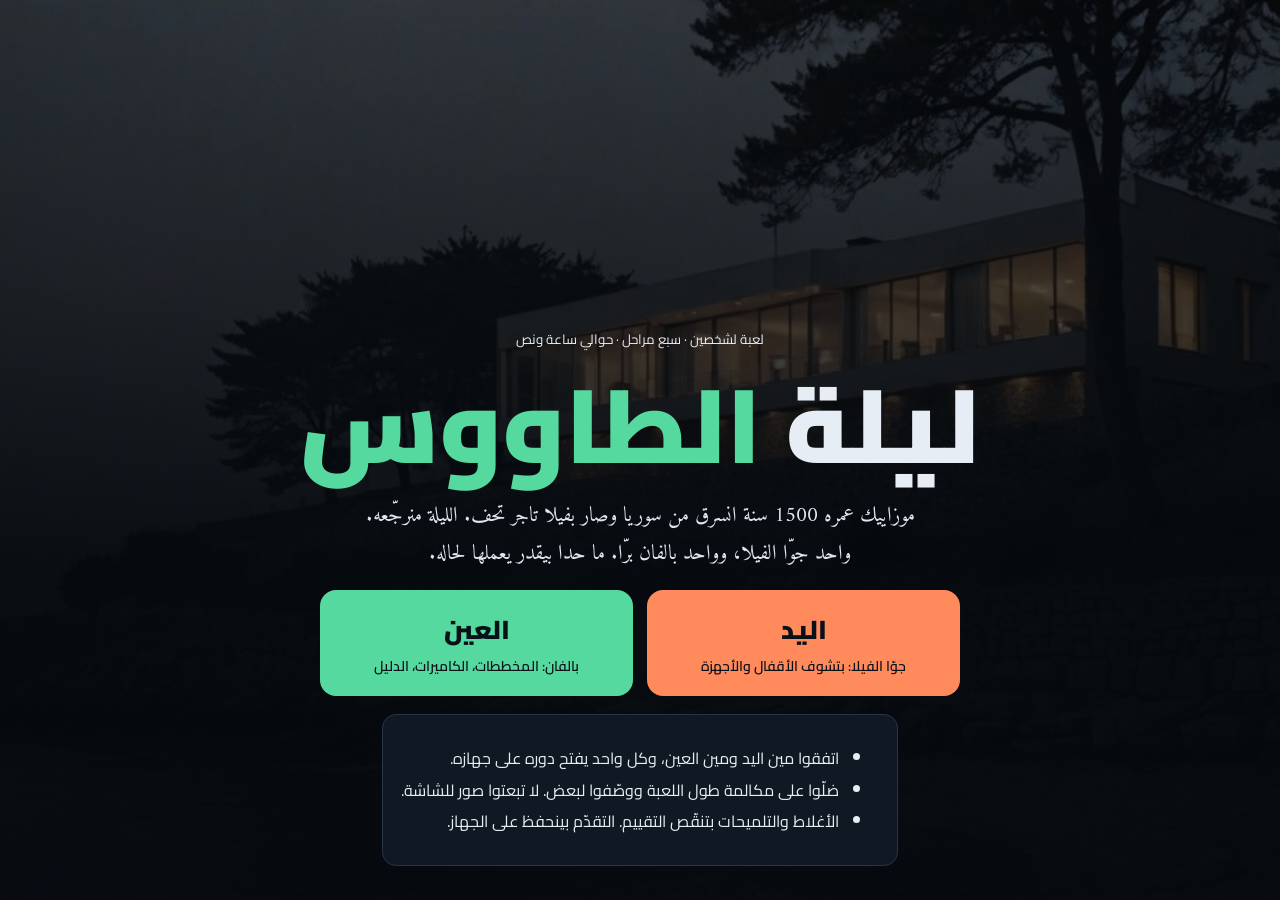
<file: index.html>
<!doctype html>
<html lang="ar" dir="rtl">
<head>
<meta charset="utf-8">
<meta name="viewport" content="width=device-width, initial-scale=1, viewport-fit=cover">
<meta name="robots" content="noindex, nofollow">
<title>ليلة الطاووس</title>
<link rel="stylesheet" href="https://fonts.googleapis.com/css2?family=Amiri:wght@400;700&family=Cairo:wght@400;600;700;900&display=swap">
<link rel="stylesheet" href="style.css?v=1794601262">
<style>
/* Landing: one poster. The villa at night fills the screen, the title sits on it, two doors lead to the two roles. */
body { padding: 0; min-height: 100vh; background: #05090e url(media/img/h_villa.jpg) center/cover fixed; }
.veil { min-height: 100vh; background: linear-gradient(rgba(5, 9, 14, .5), rgba(5, 9, 14, .93) 62%); display: flex; flex-direction: column; align-items: center; justify-content: flex-end; gap: 18px; padding: 40px 16px 34px; text-align: center; }
h1 { font: 900 clamp(46px, 13vw, 104px)/1.05 var(--ui); }
h1 i { font-style: normal; color: #56d99f; }
.lead { font: 21px/1.8 var(--doc); max-width: 620px; color: #dfe6ee; }
.doors { display: flex; gap: 14px; flex-wrap: wrap; justify-content: center; width: 100%; max-width: 640px; }
.doors a { flex: 1; min-width: 240px; text-decoration: none; color: #0a1018; border-radius: 16px; padding: 18px 16px; display: flex; flex-direction: column; gap: 2px; font-weight: 900; font-size: 26px; transition: transform .15s; }
.doors a:hover { transform: translateY(-3px); }
.doors a small { font-weight: 600; font-size: 14px; }
.doors .h { background: #ff8a5c; } .doors .e { background: #56d99f; }
.how { max-width: 640px; text-align: start; background: rgba(18, 27, 39, .86); border: 1px solid var(--line); border-radius: 14px; padding: 14px 18px; }
.how li { margin: 4px 0; }
</style>
</head>
<body>
<div class="veil">
  <small>لعبة لشخصين · سبع مراحل · حوالي ساعة ونص</small>
  <h1>ليلة <i>الطاووس</i></h1>
  <p class="lead">موزاييك عمره 1500 سنة انسرق من سوريا وصار بفيلا تاجر تحف. الليلة منرجّعه.<br>واحد جوّا الفيلا، وواحد بالفان برّا. ما حدا بيقدر يعملها لحاله.</p>
  <div class="doors">
    <a class="h" href="hand.html">اليد<small>جوّا الفيلا: بتشوف الأقفال والأجهزة</small></a>
    <a class="e" href="eye.html">العين<small>بالفان: المخططات، الكاميرات، الدليل</small></a>
  </div>
  <div class="how">
    <ul>
      <li>اتفقوا مين اليد ومين العين، وكل واحد يفتح دوره على جهازه.</li>
      <li>ضلّوا على مكالمة طول اللعبة ووصّفوا لبعض. لا تبعتوا صور للشاشة.</li>
      <li>الأغلاط والتلميحات بتنقّص التقييم. التقدّم بينحفظ على الجهاز.</li>
    </ul>
  </div>
</div>
</body>
</html>
</file>
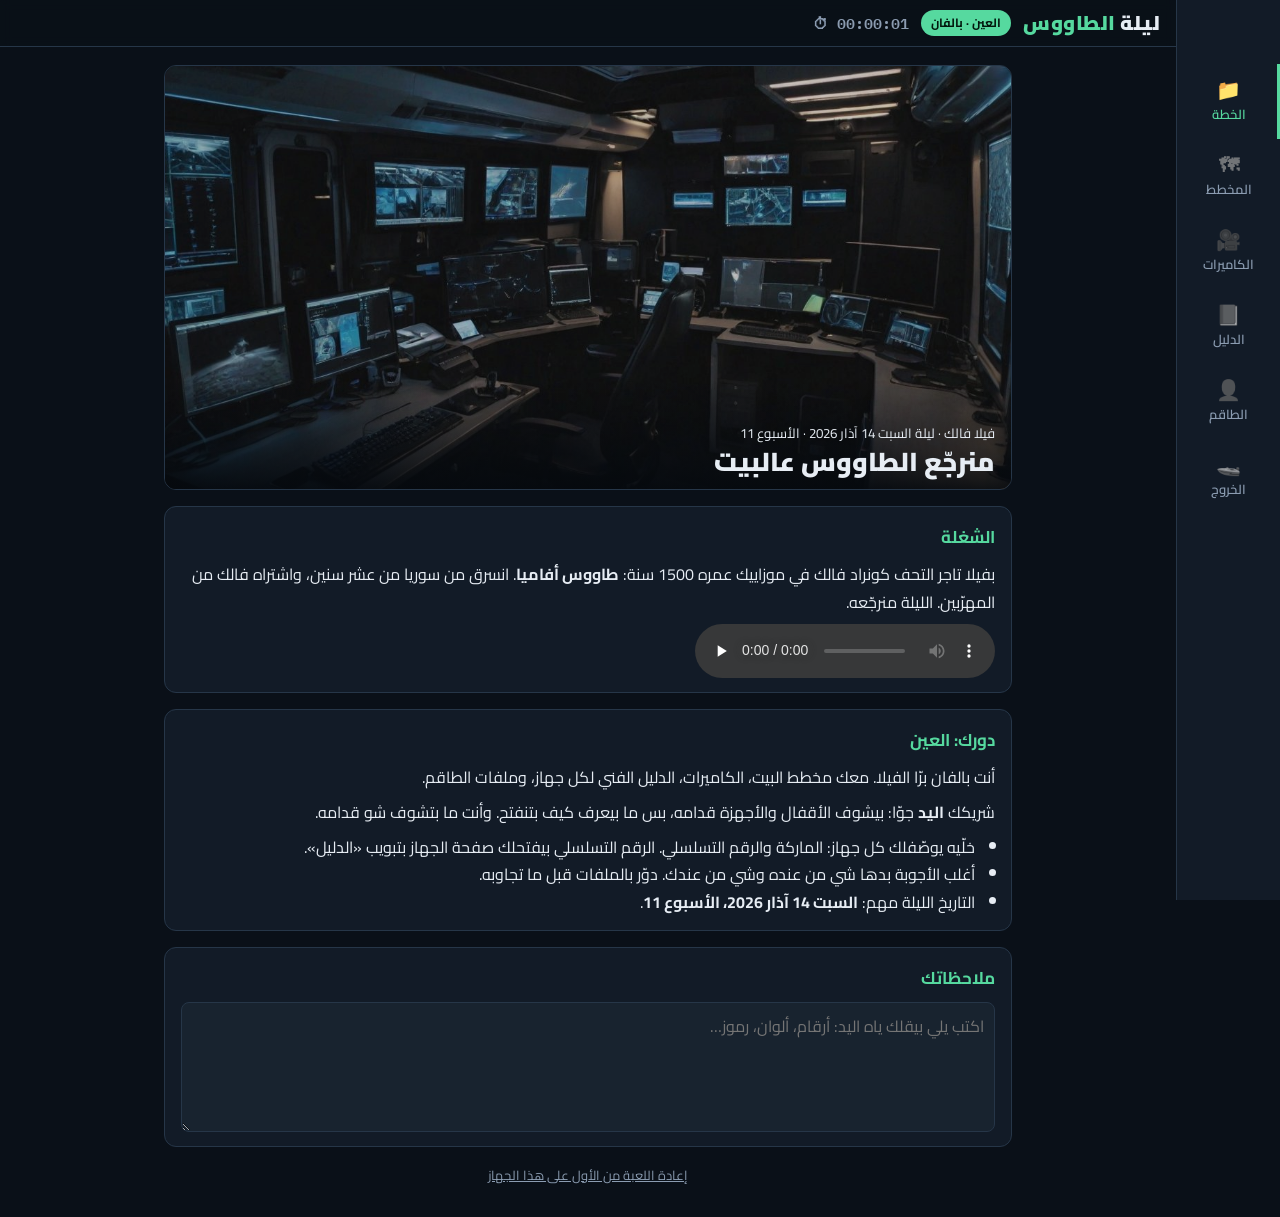
<file: eye.html>
<!doctype html>
<html lang="ar" dir="rtl">
<head>
<meta charset="utf-8">
<meta name="viewport" content="width=device-width, initial-scale=1, viewport-fit=cover">
<meta name="robots" content="noindex, nofollow">
<title>ليلة الطاووس — العين</title>
<link rel="stylesheet" href="https://fonts.googleapis.com/css2?family=Amiri:wght@400;700&family=Cairo:wght@400;600;700;900&family=IBM+Plex+Mono:wght@400;600&display=swap">
<link rel="stylesheet" href="style.css?v=1794601262">
</head>
<body data-role="e" data-goepi="epi" data-msgepi="طلعتوا!" data-par="120">
<header class="top"><span class="brand">ليلة <i>الطاووس</i></span><span class="chip">العين · بالفان</span><span class="clock">⏱ <span id="clock">00:00:00</span></span></header>
<main>

<section class="tab" id="file" data-title="الخطة" data-ico="📁">
  <div class="hero"><img src="media/img/e_van.jpg" alt=""><div><small>فيلا فالك · ليلة السبت 14 آذار 2026 · الأسبوع 11</small><b>منرجّع الطاووس عالبيت</b></div></div>
  <div class="box"><h3>الشغلة</h3>
    <p>بفيلا تاجر التحف كونراد فالك في موزاييك عمره 1500 سنة: <b>طاووس أفاميا</b>. انسرق من سوريا من عشر سنين، واشتراه فالك من المهرّبين. الليلة منرجّعه.</p>
    <audio controls preload="none" src="media/audio/intro.mp3"></audio></div>
  <div class="box"><h3>دورك: العين</h3>
    <p>أنت بالفان برّا الفيلا. معك مخطط البيت، الكاميرات، الدليل الفني لكل جهاز، وملفات الطاقم.</p>
    <p>شريكك <b>اليد</b> جوّا: بيشوف الأقفال والأجهزة قدامه، بس ما بيعرف كيف بتنفتح. وأنت ما بتشوف شو قدامه.</p>
    <ul><li>خلّيه يوصّفلك كل جهاز: الماركة والرقم التسلسلي. الرقم التسلسلي بيفتحلك صفحة الجهاز بتبويب «الدليل».</li><li>أغلب الأجوبة بدها شي من عنده وشي من عندك. دوّر بالملفات قبل ما تجاوبه.</li><li>التاريخ الليلة مهم: <b>السبت 14 آذار 2026، الأسبوع 11</b>.</li></ul></div>
  <div class="box"><h3>ملاحظاتك</h3><textarea id="notes" placeholder="اكتب يلي بيقلك ياه اليد: أرقام، ألوان، رموز…"></textarea></div>
  <button type="button" id="reset">إعادة اللعبة من الأول على هذا الجهاز</button>
</section>

<section class="tab" id="plan" data-title="المخطط" data-ico="🗺">
  <h2>مخطط فيلا فالك<small>من ملف البلدية. الرسمات على الأدراج متل ما هي على أبوابها.</small></h2>
  <div class="tw"><svg id="planmap" viewBox="0 0 700 430" role="img" aria-label="مخطط الفيلا: الطابق الأرضي والطابق الأول وبيت القوارب" font-family="Cairo, sans-serif" font-size="12" text-anchor="middle">
    <text x="180" y="22" font-size="14" fill="#56d99f" font-weight="700">الطابق الأرضي</text><text x="520" y="22" font-size="14" fill="#56d99f" font-weight="700">الطابق الأول</text>
    <g fill="#16222e" stroke="#3f556b" stroke-width="2">
      <rect x="30" y="40" width="110" height="80"/><rect x="30" y="130" width="110" height="70"/><rect x="30" y="210" width="110" height="60"/><rect x="30" y="280" width="110" height="60"/>
      <rect x="150" y="130" width="56" height="80"/><rect x="212" y="130" width="56" height="80"/><rect x="274" y="130" width="56" height="80"/><rect x="150" y="220" width="180" height="120"/>
      <rect x="370" y="130" width="120" height="210"/><rect x="500" y="130" width="170" height="100"/><rect x="500" y="240" width="170" height="100"/><rect x="560" y="372" width="110" height="44"/></g>
    <g fill="#e7edf4">
      <text x="85" y="76">المرآب</text><text x="85" y="96" fill="#ffb86b">CAM 6 · البوابة</text>
      <text x="85" y="162">غرفة المراقبة</text><text x="85" y="180" fill="#8b9cb1">(الحارس)</text>
      <text x="85" y="238">القبو</text><text x="85" y="256" fill="#8b9cb1">علبة التوصيل</text>
      <text x="85" y="314">باب الخدمة</text>
      <text x="178" y="160" font-size="20">☀️</text><text x="178" y="182">الشمس</text><text x="178" y="200" fill="#ffb86b">CAM 3</text>
      <text x="240" y="160" font-size="20">⚓</text><text x="240" y="182">المرساة</text><text x="240" y="200" fill="#ffb86b">CAM 4</text>
      <text x="302" y="160" font-size="20">🌳</text><text x="302" y="182">الشجرة</text><text x="302" y="200" fill="#ffb86b">CAM 5</text>
      <text x="240" y="276">الممر</text><text x="240" y="296" fill="#ffb86b">CAM 1</text><text x="240" y="122" fill="#8b9cb1">الأدراج الثلاثة للطابق الأول</text>
      <text x="430" y="226">القاعة الطويلة</text><text x="430" y="246" fill="#8b9cb1">أرضية حسّاسة</text>
      <text x="585" y="176">مكتب فالك</text><text x="585" y="196" fill="#8b9cb1">الخزنة</text>
      <text x="585" y="286">قاعة الموزاييك</text><text x="585" y="306" fill="#ffb86b">CAM 2</text>
      <text x="615" y="399">بيت القوارب</text></g>
    <path d="M20 424 q20 -10 40 0 t40 0 t40 0 t40 0 t40 0 t40 0 t40 0 t40 0 t40 0 t40 0 t40 0 t40 0 t40 0 t40 0 t40 0 t40 0 t40 0" stroke="#2f6f9f" fill="none" stroke-width="2"/>
    <text x="330" y="392" fill="#8b9cb1">الجنينة ← المي</text>
  </svg></div>
</section>

<section class="tab" id="cams" data-title="الكاميرات" data-ico="🎥">
  <h2>كاميرات الفيلا<small>عم تسحب الصورة من خط شركة الأمن. تلات كاميرات بس واصلين لعندك.</small></h2>
  <div class="player" hidden><video controls playsinline loop preload="none"></video><div class="cap"></div></div>
  <div class="list">
    <article class="item cam" data-kind="🎥" data-title="CAM 1 · الممر" data-sub="الطابق الأرضي" data-src="media/clips/cam1.mp4">الحارس بدوريته. بيمرق من هون كل ما طلع من غرفة المراقبة.</article>
    <article class="item cam" data-kind="🎥" data-title="CAM 2 · قاعة الموزاييك" data-sub="الطابق الأول" data-src="media/clips/cam2.mp4">الطاووس بمكانه. القاعة فاضية.</article>
    <article class="item cam" data-kind="🎥" data-title="CAM 6 · البوابة والمرآب" data-sub="برّا" data-src="media/clips/cam6.mp4">سيارة شركة الأمن واقفة قدام المرآب والبوابة، وموتورها شغّال. ما تحركت من نص الليل.</article>
  </div>
  <div class="box"><h3>دارات الكاميرات</h3>
    <p><b>الدارة أ</b> (بتمرق بعلبة التوصيل يلي بالقبو): CAM 1 الممر، CAM 2 قاعة الموزاييك، CAM 3 درج الشمس، CAM 4 درج المرساة. إذا انقطعت كابلات العلبة صح، هالأربعة بيصيروا يعيدوا آخر دقيقة.</p>
    <p><b>الدارة ب</b> (مستقلة، ما منطولها): CAM 5 درج الشجرة، CAM 6 البوابة والمرآب. بيضلّوا عالمباشر طول الليل.</p></div>
</section>

<section class="tab" id="manual" data-title="الدليل" data-ico="📘">
  <h2>الدليل الفني<small>كل صفحة بتفتح بالرقم التسلسلي للجهاز. اليد بيقراه عن الجهاز نفسه.</small></h2>
  <div class="list">
    <article class="item" data-kind="📘" data-title="لوحات الأرقام SIKRA" data-sub="موديل K4" data-lockid="m1" data-h="88097138" data-prompt="الرقم التسلسلي للّوحة" data-hint="مكتوب على ملصق جنب اللوحة. اسأل اليد.">
      <div class="org"><span>SIKRA A/S · SERVICEMANUAL</span><span>K4</span></div><h4>رمز الخدمة</h4>
      <p>الرمز أربع خانات:</p><p>1. أول خانتين: <b>رقم الأسبوع الحالي</b> من السنة.<br>2. تاني خانتين: <b>مجموع أرقام «رقم الفني»</b> المكتوب على ملصق الباب.</p>
      <div class="note">مثال: الأسبوع 07 ورقم الفني 2203 ← الرمز <span dir="ltr">0707</span>.<br>«آخر صيانة» المكتوبة على الملصق ما إلها علاقة بالرمز.</div>
    </article>
    <article class="item" data-kind="📘" data-title="علب التوصيل NORDLYS" data-sub="موديل JB-6" data-lockid="m2" data-h="3420632215" data-prompt="الرقم التسلسلي للعلبة" data-hint="مكتوب على لوحة صغيرة جوّا العلبة. اسأل اليد.">
      <div class="org"><span>NORDLYS · JB-6</span><span>Kameraloop</span></div><h4>تحويل الكاميرات لتسجيل مكرّر</h4>
      <p>اقطعوا <b>تلات كابلات</b> بهالترتيب. «يمين» و«يسار» متل ما بيشوفهن يلي واقف قدام العلبة.</p>
      <p>1. إذا آخر رقم بالرقم التسلسلي <b>فردي</b>: ابدؤوا بالكابل يلي عليه أول حرف من اسم <b>حارس المناوبة هلق</b> (بالأحرف اللاتينية). إذا زوجي: بالكابل B.</p>
      <p>2. بعدين الكابل يلي <b>على يمينه مباشرة</b>. إلا إذا كان أبيض: وقتها يلي على يساره.</p>
      <p>3. آخر شي: إذا ضو LINK <b>عم يرفّ</b>: الأسود. إذا ثابت: الأصفر.</p>
      <div class="note">أي كابل تاني، أو أي ترتيب تاني، بيشغّل الإنذار.</div>
    </article>
    <article class="item" data-kind="📘" data-title="أرضيات LUX-GRID" data-sub="موديل 25" data-lockid="m3" data-h="2561123920" data-prompt="الرقم التسلسلي للأرضية" data-hint="مكتوب على لوحة عند باب القاعة. اسأل اليد.">
      <div class="org"><span>LUX-GRID · TRYKFØLSOMT GULV</span><span>25 fliser</span></div><h4>أرضية حسّاسة للضغط</h4>
      <p>خمس صفوف بخمس أعمدة. على كل بلاطة رمز محفور.</p>
      <p><b>البلاطات الآمنة هي بس يلي عليها رمز من رموز شعار عيلة المالك.</b> أي بلاطة تانية بتشغّل الإنذار.</p>
      <p>المشي للأمام أو للجنب، بلاطة بلاطة. ممنوع بالورب، وممنوع النط فوق بلاطة.</p>
    </article>
    <article class="item" data-kind="📘" data-title="خزنات BRANDT &amp; SØNNER" data-sub="موديل T3" data-lockid="m4" data-h="439101242" data-prompt="الرقم التسلسلي للخزنة" data-hint="محفور على باب الخزنة. اسأل اليد.">
      <div class="org"><span>BRANDT &amp; SØNNER</span><span>T3 · 1931</span></div><h4>خزنة بقرص واحد</h4>
      <p>القرص عليه أرقام من 00 لـ 99. التوليفة <b>تلات أرقام، كل رقم خانتين</b>.</p>
      <p>ما في توليفة مصنع: المالك بيختار أرقامه بنفسه. دوّروا بملفه.</p>
    </article>
    <article class="item" data-kind="📘" data-title="كتالوغ مجموعة فالك" data-sub="بيفتح برقم الجرد" data-lockid="m5" data-h="460405290" data-prompt="رقم الجرد (INV) للقطعة" data-hint="مكتوب على اللوحة تحت القطعة. اسأل اليد.">
      <div class="org"><span>SAMLING FALK · KATALOG</span><span>SF-0318</span></div><h4>طاووس أفاميا</h4>
      <p>موزاييك أرضي، القرن الخامس. المصدر: «مجموعة خاصة» (يعني: بلا أوراق).</p>
      <p>الوزن مع الإطار: <b>3.75 كغ</b>.</p>
      <p>قاعدة العرض فيها حسّاس وزن بيتحمّل فرق <b>40 غرام</b> بالزايد أو بالناقص. فتحة القاعدة بتساع <b>تلات أكياس بالضبط</b>: لا أكتر ولا أقل.</p>
    </article>
  </div>
</section>

<section class="tab" id="people" data-title="الطاقم" data-ico="👤">
  <h2>ملفات أهل الفيلا<small>جمعهن أبو النور على مدى شهرين.</small></h2>
  <div class="list">
    <article class="item" data-img="media/img/p_falk.jpg" data-title="كونراد فالك" data-sub="صاحب الفيلا · تاجر تحف · 68 سنة">
      <h4>كونراد فالك</h4>
      <p>اشترى «طاووس أفاميا» سنة 2015 من وسيط، بلا أي أوراق.</p>
      <p>شعار عيلته، وبيحطه على كل شي بيملكه: <b>نجمة فوق برج، وفوقهن تاج</b> <span dir="ltr">(★ ♜ ♛)</span>.</p>
      <p>متزوج من إنغريد. بيكرر بكل مقابلة إنو يوم عرسه «أهم يوم بحياته».</p>
      <p>من مقابلة مع مجلة: «أرقام خزنتي؟ من أهم يوم بحياتي طبعاً. بس بكتبهن بالمقلوب: <b>السنة أول شي، بعدين الشهر، بعدين اليوم</b>. الحرامية ما بيفكروا بالمقلوب.»</p>
      <p>بيحب يخته أكتر من سيارته، وحاطط مجسّم إله على رف المكتب.</p>
    </article>
    <article class="item" data-img="media/img/p_carsten.jpg" data-title="Carsten · كارستن" data-sub="حارس الليل">
      <h4>كارستن</h4><p>مناوبته الليلة من 22:00 للـ 06:00. دقيق متل الساعة: ما بيتأخر دقيقة وما بيستعجل دقيقة.</p>
    </article>
    <article class="item" data-img="media/img/p_dorthe.jpg" data-title="Dorthe · دورته" data-sub="حارسة المسا">
      <h4>دورته</h4><p>دوامها اليوم من 14:00 للـ 22:00. خلّصت وروّحت قبل ما توصلوا.</p>
    </article>
    <article class="item" data-img="media/img/p_jens.jpg" data-title="Jens · ينس" data-sub="الجنيناتي ومسؤول القوارب">
      <h4>ينس</h4><p>بيترك الزورق المطاطي مفوّل وجاهز ببيت القوارب صيف شتا.</p>
      <p>باب بيت القوارب عليه قفل بكلمة من أحرف. فالك غيّرها لـ<b>اسم يخته</b>، والاسم مكتوب على لوحة نحاس على مجسّم اليخت يلي بمكتبه.</p>
    </article>
    <article class="item" data-kind="📋" data-title="جدول المناوبات والدورية" data-sub="هالأسبوع">
      <div class="org"><span>NATVAGT · VAGTPLAN</span><span>Uge 11</span></div><h4>المناوبات</h4>
      <div class="tw"><table class="log"><tr><th class="ar">اليوم</th><th>14:00 – 22:00</th><th>22:00 – 06:00</th></tr>
        <tr><td class="ar">الخميس</td><td>Dorthe</td><td>Mikkel</td></tr><tr><td class="ar">الجمعة</td><td>Carsten</td><td>Mikkel</td></tr><tr><td class="ar">السبت</td><td>Dorthe</td><td>Carsten</td></tr><tr><td class="ar">الأحد</td><td>Mikkel</td><td>Dorthe</td></tr></table></div>
      <h5>دورية الليل</h5>
      <p>الحارس بيطلع من غرفة المراقبة <b>كل عشرين دقيقة</b>: 01:50، 02:10، 02:30، 02:50…</p>
      <p>بيمرق عالأدراج بهالترتيب: <b>الشمس ← المرساة ← الشجرة</b>. كل درج بياخد منه <b>أربع دقايق بالضبط</b>، وبعدين بيرجع عالغرفة.</p>
      <div class="note">بدورية 02:50 بيغيّر: بيقفل باب الخدمة بالمزلاج من جوّا، وبيضل واقف عنده يدخّن لحد 03:30.</div>
    </article>
  </div>
</section>

<section class="tab" id="decide" data-title="الخروج" data-ico="🚤">
  <h2>الخروج<small>بس يطلع اليد من الفيلا بيعطيك كلمة النهاية.</small></h2>
  <div class="box"><h3>كلمة النهاية</h3>
    <form class="gate" data-enc="epi" data-fail="مو هي الكلمة." data-done="طلعتوا.">
      <label>الكلمة يلي قالها اليد<input name="word" data-h="3597820938" data-label="الكلمة" autocomplete="off"></label>
      <button>شغّل الفان</button><div class="fb" role="status"></div></form></div>
</section>

<script type="text/x-enc" data-enc="epi">XMY4WDRBhvzNGAY0nM17dLJ6Z7CiTLOUMT1ycbHtO9ObKE5vdHwwraa9+borIC5IrrXl2mK3pVHXSsUND4ZiICN/HH65Aj2Pb62H+Gqj4silMoo1tk+tryeMAK6IhszOHroFtjAUjloS2vWSiBwdoaFaWmSrRU5YuMDUVIUzNM7tyyhnbp+WLnx82UBsvKx30quFmispZ1r2/DGm3PeLSgbTvqZgsXkzcG2oyJesEFa4CVVZI0NAuosiVSmQ73WLVOJBAXNA7X/NO38wPzXglpadoUWTMkLuMVoj7W4tml4aXw8+ue+5mun2Rkni1QI5yyMiEWeYhZqvbnG55nxo/z8zioHmlH0BaMEWTz9B2I9p1+jbJd3zotGLNtc28Non3wc5dvEmhaBZZpUeln2TFgP7y6zPXBQI6yvIcMW4C6Lsjc+qVj5o/n9nKHbrUE35MShwhIUbzsAuOXkmwo0HamtkgJtNlStvDPjYWcOU3LofiOczhfDqiNvlZHlZHlnJ+MDs+CMApK6s/UQGL1nXLsMc2oVKnOrSjCBsJuov6oYz4bIKRj8qDYVpvmbfT37aQs/khfBjFL101Gw29q7vzOlPj7FfH8GlD9nw4ypIlpvA7wXKe3Wv6cdev+NHAIlTWvC4Fm7/[base64]/YC5WVdnPTRO38XImVKiqWMTo/aSKKGSRK7RzxOnHRl2SSRO9GKAHsrXV69VQIXvTyRwLbo+3WAJCfuE+zgH6L3GgjAWUwWJRnv86B/kMPKOzm/MvgDXtWTg54qfpjBL6BI1Mit8xpmXQ4KJeomxhf6Od6mMmYSgHlgxMHoo2dBBqDcxtNvfRicdYUjIvDl8B8GDOB6O8cYCWvOLTZ6XI+2/iJqu6OVX0OPWNQAcwcJXQ4L0vJ1bNZ05LaflwHKdEOz08bbNLmL8jFpNxpRYKciCPfKweNPQ27vteH+49ZHK5bbbCh8VXn6UkO52HpEulBjhWzn7jTVhEVe60ehQi46i/uu698b8G6nkCy+/83Qji+gA0qG6IPeyXG5+x291s3CnRSZa3JLBatcU4o/cFVNvME2sWOCjvQu/cRULTudAK1K4vN05VapAhz3M1vwFTz2j4IEFOz5z67CcMxuxvqoL3en7LjXQd5YzYMFRTIy/KsL9qAGta4pdS/NZUgFaAn4mtZqFMrq17EjAYJxBvAPqn1k27TV6/N7P0ezFUA2i5</script>

</main>
<nav id="nav"></nav>
<div id="reader" hidden><div class="head"><div><b></b><small></small></div><button class="x" type="button" aria-label="إغلاق">✕</button></div><div class="body paper"></div></div>
<div id="lock" hidden><div class="in"><button class="x" type="button" aria-label="إغلاق">✕</button><h3></h3><p></p><form><input autocomplete="off" autocapitalize="off" aria-label="الرمز"><button class="btn">فتح</button></form><div class="err" role="status"></div></div></div>
<div id="toast" hidden role="status"></div>
<script src="engine.js?v=1794601262"></script>
</body>
</html>
</file>
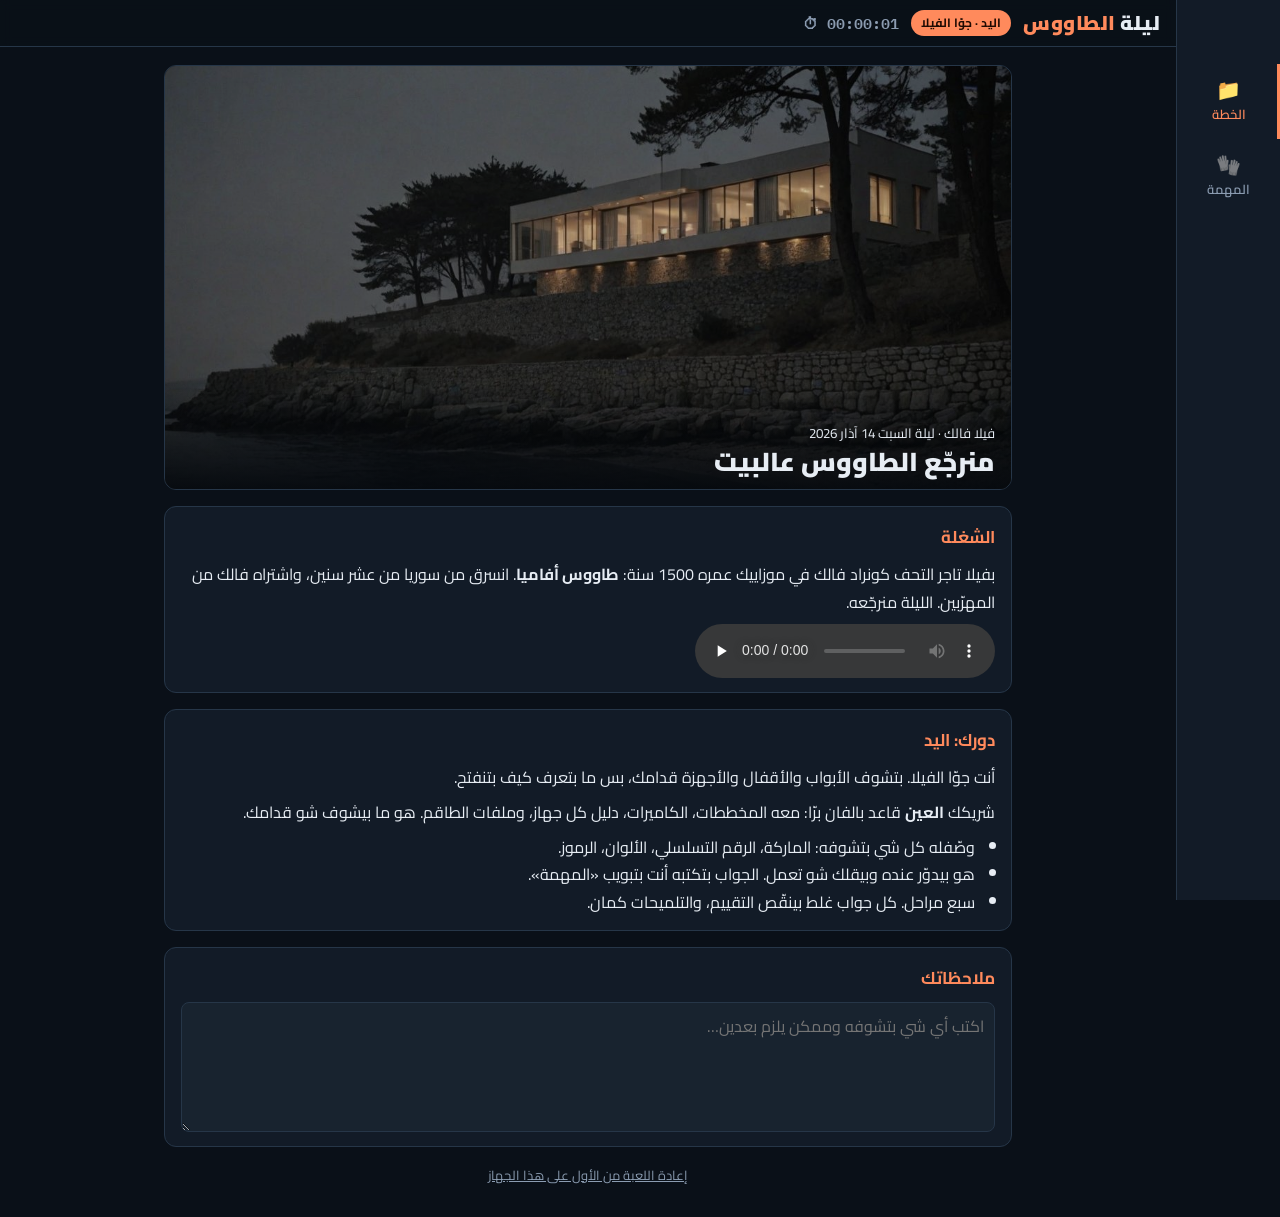
<file: hand.html>
<!doctype html>
<html lang="ar" dir="rtl">
<head>
<meta charset="utf-8">
<meta name="viewport" content="width=device-width, initial-scale=1, viewport-fit=cover">
<meta name="robots" content="noindex, nofollow">
<title>ليلة الطاووس — اليد</title>
<link rel="stylesheet" href="https://fonts.googleapis.com/css2?family=Amiri:wght@400;700&family=Cairo:wght@400;600;700;900&family=IBM+Plex+Mono:wght@400;600&display=swap">
<link rel="stylesheet" href="style.css?v=1794601262">
</head>
<body data-role="h" data-go="mission" data-msg="فتح! المرحلة الجاية" data-goepi="epi" data-msgepi="طلعتوا!" data-par="120">
<header class="top"><span class="brand">ليلة <i>الطاووس</i></span><span class="chip">اليد · جوّا الفيلا</span><span class="clock">⏱ <span id="clock">00:00:00</span></span></header>
<main>

<section class="tab" id="file" data-title="الخطة" data-ico="📁">
  <div class="hero"><img src="media/img/h_villa.jpg" alt=""><div><small>فيلا فالك · ليلة السبت 14 آذار 2026</small><b>منرجّع الطاووس عالبيت</b></div></div>
  <div class="box"><h3>الشغلة</h3>
    <p>بفيلا تاجر التحف كونراد فالك في موزاييك عمره 1500 سنة: <b>طاووس أفاميا</b>. انسرق من سوريا من عشر سنين، واشتراه فالك من المهرّبين. الليلة منرجّعه.</p>
    <audio controls preload="none" src="media/audio/intro.mp3"></audio></div>
  <div class="box"><h3>دورك: اليد</h3>
    <p>أنت جوّا الفيلا. بتشوف الأبواب والأقفال والأجهزة قدامك، بس ما بتعرف كيف بتنفتح.</p>
    <p>شريكك <b>العين</b> قاعد بالفان برّا: معه المخططات، الكاميرات، دليل كل جهاز، وملفات الطاقم. هو ما بيشوف شو قدامك.</p>
    <ul><li>وصّفله كل شي بتشوفه: الماركة، الرقم التسلسلي، الألوان، الرموز.</li><li>هو بيدوّر عنده وبيقلك شو تعمل. الجواب بتكتبه أنت بتبويب «المهمة».</li><li>سبع مراحل. كل جواب غلط بينقّص التقييم، والتلميحات كمان.</li></ul></div>
  <div class="box"><h3>ملاحظاتك</h3><textarea id="notes" placeholder="اكتب أي شي بتشوفه وممكن يلزم بعدين…"></textarea></div>
  <button type="button" id="reset">إعادة اللعبة من الأول على هذا الجهاز</button>
</section>

<section class="tab" id="mission" data-title="المهمة" data-ico="🧤">
  <div id="stage" style="display:flex;flex-direction:column;gap:14px">
    <div class="stagehead"><small>المرحلة 1 من 7</small><h2>باب الخدمة</h2></div>
    <img class="shot" src="media/img/h_door.jpg" alt="باب حديد رمادي وجنبه لوحة أرقام">
    <p>ورا الفيلا، باب حديد وجنبه لوحة أرقام. عالإطار ملصقين:</p>
    <div class="plate">SIKRA K4 · S/N K4-2291</div>
    <div class="plate">Tekniker-ID 4129 — sidste service: uge 09</div>
    <p>اللوحة بدها أربع أرقام. تلات محاولات غلط بتقفلها ربع ساعة.</p>
    <form class="gate" data-enc="s2" data-fail="اللوحة صفّرت أحمر. الباب ما فتح.">
      <label>الرمز (4 أرقام)<input name="code" data-h="2088289550" data-label="الرمز" inputmode="numeric" autocomplete="off" dir="ltr"></label>
      <button>جرّب الرمز</button><div class="fb" role="status"></div></form>
    <details class="hint" data-k="h1a"><summary>تلميح 1</summary>اقرأ للعين الرقم التسلسلي للّوحة: هيك بيفتح صفحتها بالدليل الفني.</details>
    <details class="hint" data-k="h1b"><summary>تلميح 2</summary>الملصق التاني فيه رقمين. واحد منهن هو يلي بيلزم، والتاني قديم.</details>
  </div>
</section>

<script type="text/x-enc" data-enc="s2">bcRyMUVvoUusV/oCBPU34oHO47zw2m9w7QAnEPBziYW2HXXbHbbwk5jYp2rOUOZF7luOQrw099X/U22U1USdyfLeDI9V7viH9XJluQ+vfU8VyP9YOKJFJv8obMrl+wa3SzwKNBUPCYVORixmVNpAXdsns61WyTVIQ3B9j3OqHixvOYopGalHB3Zes2TuootgPXLr2AYPi8Rgf7rmjS9vpKxVMBQVISfiKZbEMiP47f9uCxK4nDFzKypQ/qcU/[base64]/P16lW2pAopxndeB5y2wKUy9rUd726m5c34Q1pDtGIQjnauH5wzmEv5uTNMJlLv6cxlX515+9Af02ornK/bzqPoGI6TaUdXXz80B0OSrUsPj2B6C2hkw9Z6xjNsaUkjeiXiIGSyNRIN5cCW0wD99v7RNEbTMhqJ3iNbPNYPcS65+aPNf/bgldfVktVKl0caEtzrpilJtT9cc4BNKVAlr+Ch1UfTqFzjvWZVTSrULUp0uReN2rNd/J/8E8FLn/+Nv8SIveN3aX9HsY/7h3Y33frQCsyL3tXusFdgrchpYxpygVukRP3Stqy3cVTM1q04FQexAvAGVoi8H0cPDkBpOqvanjphf4grcIC12Xo3pkcMEntM1fDpoKdWroht1RVDhk8fuyhKvMPNO0qtQZ45Nk6t65JDNLkQxFxjSjPPI3doSan5mOV6mo6EfeeY6F2Y/SP+uloWQqQTFeMOI+VhRwmib/rE1VM2A27k5Nu+e9yTz/JTJphUBMAuY8T6UfGqaBhEdj/A1BLwFsO3B4p1dRge4CfaKkSPL4ucwv3C1mjOiFHZnBky2I6/PyiXU70OybDDXoW2kyLNr5TDUeTHGMC4fa41Iq8mA5ZIvYG/P+l+mffVcReuTkgkQS1WJa5nmJkdLRb2jjNUHHQ+1EBeZU4b3BhIFTp3fN1eR+Ck0z6FJhw7NFfFevsQGaHK4dPaKyG6FKvnlVzMcrkK4KyI/NDVpweDJuE7IsDoYvIgF7BrB0nbKk8ELeAIpkI1ZYtzzBkksXmv/g+9gxfBBegwjene1eD/0RQXbZhmOmOtbl7YIcKSfrQfFAUzn4BpkTES6PZXrBb6vc+Pv2jendxs3W+HQjxd8fMZlfmgBZq9jmg2/+emk3u+FsHQt4owPZXo4w+M6LJ8rT3aMOe/qGUcMPB2jSBK2QtqDfImmSckuG4mWIMYojeyLbnLvo/rrJhEpPUNuTF3xXvjGFcbvzfvZusmjvoY1qCloTJHsrOCwOYTeWCpJdA0F7+CHX+2AkDqJ0bvK+VGLFwF+Ns71sERtlrRHs4LAPCtpjZnG06BIj9LPL4BlUBzvVivJ3AmFJfd9gfxSAKbQNbg8YHQCuHE1d2Wb/s2ruq8JavNLsPDyBKizJqdrHu2MsnD7E5tCgDiZg2wO/46D+TULB3/L94A3wa2QR+bhD5TQOO504G1/odbMg+SPSVp/Zk0UI9Z3s6OADG/CipTncRgybkAo33bu90vexSYKj8+o3h2vcMx4Su09LZQFZw42+U7Hxv/OC5ioN5/QfJiJQe8eJEFg56uz6cFpxCgP0y+jPAAdgb+RUzEZ0y8jNVsNsH//34eSy1uo5N3QzqX4KvxiAhJXTGpKT4yBpyK9FP6thnwpmMIELmstKDnOKfOscK6BxJkAmkDoHJQjO6NhQCCXq9m7oz0Ylnq+UBxbvCLgA0RtPstomDPglfw2PCF+/V6405BgjcdV+8NosFm5lDnSSqyyKYmZttBmrRA6DUuHCMAwaaOO59a6vhyiFNHk2NiQi7GkKO6oJPoIfALEnF1HSsAvulCqe5kE3ypBJBtdSBqCKUWFQqMslv22CeRVzUNaZaDscujlkrxa8HELWzhONSoHwJzkNVtJE+8pgUZxvE//aoPW/QZuz362J14e09E7I55UM9jlHArsrCobNxW9OFeETezE1IIMAIjEY5VSJXNvrZ+k2aY+ae7O8mIGmLYmrLDsTLGnzgfEQh2UJwbIUwbKFvNxVAqWVW6w3l+zwEu4v3GCNyJCjW/bMGI5m3IvrKIY55YsK7vAOr/0yz0fA5GxMW4rDGiOoTvTsJx8i6hn7vq9NCM5zrqmtuncjyLplRFvHwJ82d5GPzu8VvMxMyEkBEp3/J2GymRD4/DvKGCN4FOHxCQxzt1JxlvNTAqnnxCGsk8Tc36nXCAj/uK1IKrHdrnAkk62RUdgAFwBK+31yTYHpPzhz55pdyAPDqMqTEpxanb2yDPmpN62Sbr0Cj6PWVNUDwWD6EByRZGIdh6SQoDpJbNG9m4R/yaa35Qfbok5FDDf0oTsE9ci0ND/6d12Ww8RxDnenw9VSjnDvfVEjigeDGKjzaWlp+KKM82iPPgUpKRnylnDgf65oXDLQC/ZVEKWcpAZxRZUN7XzCEAIAzutFxZq7KJsar5JEpWM6j9OI/QdS5B1I0zDWkhXcyCy6vWa9cccsQkcgOdmxWF5DueYdwC4RFBTHy3iZnbhgkUvN6t2Tne6FQ36SaNfF0fpkN7wQQACTIOSMU+B+A8bC+30yynU7f/RzlmCB+14npzIXMqm/5UJAIRpxy1rpzIVm+DfYOrWboxDU1h0Op4wfLD1eI+P5XDJNlu0ftUcIk2eziA9pLVpBLEIDhyb1C67MCLuIVczja484+xxxe8nJTj370VgbFwHUhVFfSOmoLZBHqBVwNEQ3lPtpm3aSQe/QGqdXVt+qlYazKBP3VXhR8bcbFtlvrSo4k5VVnt3pezsGhNCS8MzDGuHgkSM6ml4P9aULE3YyDqIRLuWKf2yE229VXu31cLb0M9xdPhLayArrpFOetlYFO8K9iz1HwuadeEN/[base64]/[base64]/aBDz+BRBLiNuf9WWRzyT4oBViPlwzzGBCJvebxoQd3od3fGV2O+gQVY6WGfwFCSu1MbO9aohBoAhpbXJSF8vXJ82q0F5Khej0fhFFFEyDdpvDPqPh4Z2Q67lCXfMUQHQphpq2/Hq7AamM6DXIjpTtQYrSuOQCjcOpvxSJUbUNVeE76/vk8WkHG9WI5hZNRmapmD8rUU7P6eXVVFM2I8DJSn/QouyBHNuUo8Bwn7Y/WvXztkMSTRu6g/zDDHKDGJyItk4XYgVjVLsvwaM9fIh8RYnpo2b6Rmg2hajqNlwPCKiYp+JIzB1WCGsD6uMJJwXiqrL3n2Ua3NqIpeK1lNwz8I6MILW+oGQmnip37Yr6/2oz6cDlsgHRYXQR7h0+gIs+cFkN0akNnRpu59GUzHquzs3aias56mfxD2bd7rFtNJTgQB+aVJJbXZ/nylOOwyZl2/VYFOahpsSFNposAYhDCiyB5vl+1+ebrPY/ZXjmb9xXNg/mVwWBnB70NWbZoL5YXCx5fahGxnsfHUZ1mtxsjhO+SNuHqz4pq5OsA0+tL1+WZVgDz/7TVhRRRYvgQD5a62DPDx4jVUVK48oqzqxlAKZ8E2e+nX+OUyrW+5WkBuo9H3jpwjdKStIg1VSrm7+fa5rCCTyISAMTNuDmqshhHkm564m/oniOSbjWawEdTMq0TxeVgYgQ1SXQzPoTVEpWvL4sr0hMBKPLTyK2Kvs4ccCTAh63MekBfqVC6wTEVivD6wJv3CrL/jnN5GIeleV6XNz0MQaevgCnSgiuy/8G2KKRtAU4IWKpsWI0sUI0t0B+zAm4nfv90VDl1rEG3JitFsDyYImrKnKnjlOeqzGgZKgUZg9EPby/Vby7Mv6XX977QMuTRIomMfSDXbhO1Nw+co9E6HzS91QnZXMZ6bUFQcGv8uZ8L4MyRhjDlVSChsHadnIbbQcD/cIQYZBjjnIado7p4FENbhq2N4AmyQ+Ziac2AfQW9KPSh9Rs9nQiR1uqmT1V+5khig8+hMDJ3OPN6nvx7UB4HMMWlFCe/qk5paZ6UrKXE8zeEoU8VPi10AtPU+tJM1sM/dZwOngwqmXbvAu9wQjG1MVWuNObtCIgrbb96sVgybxEz1VXBcJnK2UAerjF3UEfrFOnk6gHtCe5O72ouGWUR89dAx2WHFl5p6j/EFtD8NkoGaMyYwN3Cdxv5WaxR1GtAFz9+spQAKD4HS9GV2l7AOUJPT8qx0k5sQ0uUcEE8eRulrKMQO5W0GmM/JnzrT6Y3+mgU/zpJn96VsTexp0DLYLa486tLszjZGYTc3WCrFHymSwIy1hnhTPAL5KkGTtX5PUdEKlUaEDp9L/Um6IV54hbv9CXSaHryP/9mG9slISBUJ3QkNuydv9sXu1gwCgI8mYKLpqBXZu08joeGbvAdd2Y0gPv4AKOWikKFMWHy3q/ygRDadBH1ZMVDzNbzR+3uQiHcn8QoCtuinfmzYfflf0jnIHwNBG4OwET/BSmNUhcL3CJK2xGBw9uhULw/rgQnwazKgJPghAcM84nndIWZm996Tuhr8/L3XwOteEwsY75XUG5VeC2XAeNeHAimVW3mKE+D3BO2pEctqsTaBb3zvOeW1QNcva1Oz57/gc4SBWbBe/P3uhwYDP/Octl3sX1alHlB++ETXFYj3raq88aILaMBzmT1SAwLA8rPjrltDMxENWbwZkVxTcnoej7ku+Dg6FxGcx+GH7afcULGredxuUuXQTMgxk5lAqVbqT7IaNAhthDdtvzS8aqTQft5SDoLUwW/vtgQsHKc4DdLa6EtE7EAiHs/+mMTfcrXfw6pkafSJrwBB2ej67Z8hMQqTxvp4EpiA0vIBIoIAdAvoqHUXEUsnyqXUN3Y0RBs1Pz7bxTy7o2G2l0/e51Oa5sKEnMTWH0FeQjTFjO+xjTjqH3feex5rg7gRSxceile5CINCI5sP0sB1sLwJj/VsE4p1khEcWfU81ao9kwyFVYHAZ0dIsejuuINcu2lXvVE1hRcVodeKzTvCFXvBg1EWZrLrIkub5mTtBAX2D2limNdio6ystbrNC4OZ8nGCnvGNM473T1VVnGO4bmE2MDslP4+moiV6l8qSZ+/j+CL4tmOXU9GDczTH371VrjSkAmji8fqokayj+RP8sN3118+0FYnga6YFwAvnN1K6ieSBo0Ygw8fPh7p0kH5/XFdpQzA0tGq/UCQIc6H3FVH8b6/i8vygqMyy0zct2xBYe6kD69xwfINthbekELcmoT8t96v3TbFMjwC3imVaNLBh24iId56bimOxf1u++urIe3a78+sGGLGbThLBIQmZKF0Qk/oMUwUtDbSp/uLf5rfvvmOgJIIv9lpFRFOwFvGkcOFh5lXy5HTTuPYtQWhKRxCr9yWSbUSqTgxQzEJ4Gqd+glejjMU6DcyOec=</script>

<script type="text/x-enc" data-enc="s3">J0O+/d2W7cINoDKoDvyggUF0EkjpBbRpwTMYK783qPfKYDiJQ30Rg+qmJ0v4HRbwYqJf7PeAOUXaF2/AwEU2/i1EaDkyLMIO1jR6O9J+4jBiBrpstvF9tY+bDaBCNPlpa600lOhjFq9qRbznouNb8IbmRpy72R8zjsuRZ2Z88pVAnaE1ECawO9SSqTxgZ9UD81cCjrteKWaP7+do4TWfeIaR9rNaBsbk3O2PXR459FMynRw+BOzYycBMYm31SeH+XfSPazSfrhhRdE7Otgn/htD+IuY1AHNKoLY+SpAL+EY+NnXIsG29WetSWuvJVUImgqL994Qabx19jwBhwVhDODq1CsdastOwG0mplb3rKWZi0rgmi4LFg74ZuIfU+eZepTspyrypd3AKmyIN71g9TIknCHcIIoaIBdM5ygT+Cq8/GJjHN2A9jsZHd8kx7W61CbTS1UisafXD+hYvXlZPbi21KZXDW1hWZqPKRXIDo8mgmTkY3SrQVez00ibzHgBKfUeHDeVwNSMT1vQpQdwsoO5uIhGLCbR6VuuiPn3MtG8ccZRhoMel83XvGVtyahShp/+AgSS/5W1RKSb6iBKyN/6TEIweH2sUFHLoyHWDCQnsvKcp4QcsGuS7d5gCH56lLzHvo4fnO7F1dO28vDFGMJTiQmqHdC/iMP4UxZZ+tcyj81UW91tXqJiK64Vdo9nwxl0+5bde8YH0YiUaV5cpDhI8n638uUfhxtLNpfxXHX033PMcf2Y/IG97yAzVe8cPtrp5/ZqkUKJrmbNTNnX/bi6ELHk4nkCnfOhc/D7WfQ6BCigHSnTdDrdpjHa6YwHLKldRH6FwWhY2VqjTqbEW4lrgkrjAnH8j/igteOchEhX0bHTTmKl/fNjd8kVFG+mP6OqEx5oJ3O++AyITmcZxgEovq+g5IibCqLc+ssvu2G0Xk5bvpMhEZqbufl0bXLXXs4UeQvTbAILiRMaKYPwI3Pd+je1/Wa+0tOKUPlgEQvp8ax9plCWovvyZe1fEByahgJ+qVqS8au/bt4nP9l6ALtwyC3ki9HsFtOdupL1nDtFa+rUBttOK7oVb9CH95IWDgLyHjdSXubGKkeHm5+6FTmkWnhxB/iNuIpiKo+/qfgcbn2zZZKUgvvQwpobTB+V1A7kWexpMLlbJmzm0A0/vX3bZlhytmSojrdK+IH4J4upcA5pLJhPvZKv4W+ujiR5aCYiMQmTFJKmgyFipM5rynZFOHc0ZY8j4XotCqBfsmhhLPduJjphJVuRaOiPHcflZUJtnLaD3RYAv1WFTOPlH9RI2SDRo67dJBEHv8CbL2niPqBnvLdA0Kn9owwK/FBTHgnzoUAqr2vxaN9MTeUDcrlasMhyQasZk1vpLvcso2pULzjVwJkwtJFSnmEMMNPBosyTw12oA0S2/Dk5RefAL+A9YxkiaP46biwBZXswDcRjFb8BgmzvSVgrjA85qjqCX/6OXPBmpv821JSMOLt85hBGF3tqLmpmEqjUKOc2KtyNANRa3xwQPTh6s69Fe/8ezCWx2sXBPXPo8KC9pPf3r/Tu4sJvRNFKslrmRVygM4dY22UcPBuYctLZ832ue7vQ8qqC6VvIIrqnPYcFSYqjb/FT6A/Aemroo/TFOAKXK8fL6gFE0zkBubUS+tGt5SHYG0GUCXifqV1HlM1bI6kO8UfN4atx7pLnFFL8DzUIFgJVvaPBRhZi3rUT0fTjUbF0iHX6RxYKZTsyJ5VdZY+84d/sCXm1pK4Yx4pOzSzQDwt08ej71yJD9Q9hrzSgFq9KUntOGt+1oA13+BmpF+UldmXztgqQbyPtYMLvj8nHyOsF4b0FFa71DhO603M2bgUAhQWTrNroYTxRo4bAuGLT3xa9SVtjiczs8RrfnY7Mhie/[base64]/[base64]/XFzh3pDlSulVWM57R/6XPf5mtGUFwxQIGO+yIGILr+T1IPKtzTCvDWhqZtqUW7IK1mcKH0lZbiAlG2elXlmZiCUZn904Hy5Uj2LAPVG4htHE7R2Py6MrUPZ0HpT5n0/+bcC3nrc0da4hqqfit+DTCc5RcoGaSwous9focFbWzPrL/nYK+CN6LZLzKHQFfvZptIFngBgx6gNN61tpMIjYIjoYyPktBwRLJxcYVR0xxm5aDn/+MsTzJMadfX/2508iFQRALzIjyxGbnYNPBSnB3CHTUQMSre8J9XQ8+51ISaJXYxDGC6ZQxGvX/VpUE8ohiRbzaXlsgWQL3NCLpTGLXMEiU1npdM8g2M1I5NKoWmnI7C+tBXKn8uGla8985GdDljKyliHfYhqRQHQXKInO+HncujTA10EhpLRdi4NEK11E+YY1V7TffeoOkekXGvxF/va4MmT3ghbpkyM6lEIz2aFpD13o19JUnEksygDf7zP8/wHE/12h6ygI29Yx9+zFw7HXadqa6gkfPrmwVGjQssNQ59atF6k6UThGMmlyU04a1+QJZ+UkxIsYzQ4WPN7/7trqtAqHQRjEdmMbbwUGLrqsiIcUnz/1DmSY/s5tdpjyqIqBOnffExiOC+YMbw50JtduvoXpqlCga/G4CmFerqcbtvDbwY/OMuDWIZZ6enOsSrLViRVg7a/+QK+zO5gITrf3UHnKvlFfbiaX2rK+Auxy9Y/+rWUK32l66a+syJ9FKbPmPGiw5bE/6OVFqCBg3i/fDW24okzSXajRiQJzO6/mio2/BKoR8bhQ6ao7QR40oLILkMW761xF2z/LkT+xwgEJhbNhFrxHffMSy2uyHRDxp7Y85gC7NwimjtgQgiMoZ9NBuMXJcnCoG6ll2WMFzr5cv8M344J8OOr9tc/G2br5+OsLBF3CJO06bXfUcaxzWWU7BmQRva+RR/Ibkj9I9F64MVt82EvRtvspZT4M8GyIG/x0tyGbn007aPAkFQnHluu1vT37uK2DUkGzZUrJ+8rdxrElmu3wMHF81d5rldIpv16Z/6WRY9GWjyP1V1TqSWGZ7KktbkXKkgZ5Z0NmqSTILiWDgOD1/ymf5hHIjZZKB0GWLHN87UK+PQTZeG3xQf6SGAem6WE8C58LCyIS6q5XRrOkTjHLb1vHtWz+OHE1QhUA=</script>

<script type="text/x-enc" data-enc="s4">aY4HQEhom1WV6qWOUKn1RAknolvWXuPp0Y6cWGHF6FG8sIRgliJCgcWS/4QIXYXqKakYBP5GkrGYqZkoY7zkHd7UDIq1m6IrxH1+JhYAgbF6mPIKziPBGiBVolU27B3iTroGaptpCs2p0bObK1FGEiF/n6ZdgUbRotYlJih+W8wbORiFPcLUMsFLyU6r1X1dvhh/cKOFeGpw9oj4pta0U5leSkJGCuHGMZSOtb+fWmur4SRSTu6/wgNcDg04OI12Uh/Fn2MMZAQg/AXIX3mnmrswWFMwOB3cQtKhc8KH3gYPtQDLubdiJpbBufK42kmcSxg4mmOoTS5IYiVZnEm7NEi8UdOsn8Cgfttt6YKGLBcqTXB5odV7uPTXoFYxLDBQQkquW3ctN87qFDJYXYGSpsG5nstclMq17NplpIVWSOe2/mbiamNARN0zG0/elGoaf1iahfsVQRZ2YCxCN16tkFf9F6e2ipBzpwF9hRjS4DPNK1ipoEnBctwRZkH29BM9wKSdQSSIZf/UOvkzdGSo9gWUrBcq5UAhXERQarnK/QP7AhxSrhk+hG/VRlrUDBENn/8yXY9Zhsfw/OIkLPUUA1PRhvVXegQ/zc7SxFdzbWP+bOaarkCckAYNdryRvJngX4h+HlJK1DlZx3lnPspzAtucajHTMPHikEwKJILCAzHKGpgp5SjSpK6nDeCsnZUoJXu6AgPmWNEa5ISX2clgGzuzwt1nvPSZLYQDia/c+6LpQ+PgRxSb3Pn2Zg5AnqVmTvMByst2BSa0v2pgpq/Tzrndn6wDygK/pHMIu2vTDUgd214xJh7ienQerRdZ+azvzbU4jiG8Ajz441ODzGsj6InR5UPXURvl8JS82SbJwK50DwXU6bVVfKn3MEzFKmEq/FFvilhm6gAVll8PB4C9tUE99r8CnsiMtxIgfe96/iMUazFiDGjQ04YC1aZ9MkoRdkApzYpdJb88Xk2G+jTT1cpq1X/BBw/Aa09lTXShFW1x8iuHwRR4SJg+VqggkPpyyO+SCeMiX6SwOnvA5nk6w7gV/lVXfN764glpg1UsaeeFamOjv9IpgCfec/hRzYl2TjCZJHq6jn08Mj/4c/SZJk7CEbLROwn3P4Pwyx/3Jkvqc0qrD2A4W7FfRoZMR0enJa//k6eafOb7wUVUswAY7eDz7J8vUEc528jxifQyD/rwbqhdk+E6qWbp8BNVH3KfO8LOuPPL/08frhuCTaASYCkBflSp2JqaxanxWFLudTtmTljJ3GalLLT2vuXMHBrrP7c8cOnPL1414O2jad0m/0NxgC11akcqOa3SzQa9RD3Ha/R8xgRRSyYqLZ+yAOKXrjM53bVBdSUCpgJTijqwGsR01mGzzBSe3bW+MqyNnfFIAWYKMWiqaCAKj5fPvSk1XkSJzCsYbx7IWF/CJYzzYaz7Z7vd6AK9NMpSG6I9foGIUZW19Wlz8RdawYe2bjDMco5Pdwe6UtF3xWrgqfjWMCYk1PHaGAZh2ccCaY1dI634YBtFZ0/MhL61zFaIyKxYVtHkeG2t+KUZUk7pkBG5dloWWn/WMPgTW3cjM9+SidefEEwat1EuZhr4e5gimAfKvzm/rQCbUvV1xH7xi52V7gnFYFgO1RR05RgJ09nyXEecFIPy/h4NAZyHGv715wNKyxLT3TniuwObkAA5j5iCKSZRdpx9wuIvRx2H+FISE6ZGyN24YpPbCPtuFcFWrYsPoj3yv5UtB6HFSm6cXS4zkp7t6eHy2sLnfLguvvK1Yl0Jdxt9Jcv6JIJkLwksOmzmBWAtAJ0nQ2m0y/mzlraXiFkgSvynM39c7/Tmy5xYiQGyGCgaDuiEim4TEFD6CnkKJBIZgnyrGpk4i98XdhgNHSqbw+F1vlCjvL/JkgfXYwAKwxF8IaDguYKHF0CXYHgZjNBrX1M2NJpXIBXEyi0gwFFBAWzaV4VQuI68DW9wAKnlw/8+xwZFu/PXwVXzOay14CnUHkehOq4mwg2AQinq9leX2pJs4wOw80JIv98zDO2zUGlGjVd9wpsaCFoUOCjjbdJ26yWQ2LlEueWR3av9wQtXUSVktYbgkS1kJuTy+1b9CUiHGzspUcSHjsbEZRV7TBX0cCIplCs/haIFLD5fA4aMbUqNKq7ToHfScd/yFsdyDySgSDxVV0UfbxIclD18sgi+cZ7pjmlyb+0A9Cu7iquiDx0+Ayq7qQ0VeyfAq/[base64]/Sb6IbgBpZBIZka2wLZTy3D77QnwKdxuG5t3DXRbl1fzHxliiy9gdvCtATYyuwW47uQe8gcX0GWWb/s5bSJP4R8zsUAnOgXV5X0rnci44doGzaeYOVWKNQYKXdGtZtTZEEsandvauKrYkkm6pOkhewHBsmbh5Nt+YKOBjtvSsEWlqgwr+qfDbDr1TaDlg2vaj9cvkgGBkG78e/IdZEsMt531ZNOXkpleRHkZ0c8JIRp7ndUd4YE6OvMvLw44wUCwpcN5vYGqHKAoUKKGv+W3uAB8wzkmg6eJdQFKnG9v14OWMq7EN8Mi2u3UNfOUFHf4GJUA+OlYTCyNLDvd8d/ExZSqU/[base64]/0Y0r3HHqbipNGhcwfq8AcTtWRB7NkPGTBcFQKUaWPSn3LzX+xoM2BDYdP33y58im0MBN7iLj1v8FAw50lHNOH5A0oav9eVy4ePiKJnR22LtFKpOgFFJORWzFJHaLq/Ha2UGtNuRhObu7eW+tLiwNqGfO9QrZSKE3VHLCBrk78l8nKLaZidAL7C9hFhIBlPw7i0gucNjbbQEu2r1gbFXhQl5v8OUTsaD4k455KM7vsZpdz4eQ5pVmWKMiT/GRIoyxdAUj+C98RdRjIjUxD/73H2aZw/lXKerjpbtk4bGAJXFlisXT5kyn7EBaT7F1xwZ58ydWGr7DWvGFoTiCXJvyS4xnKdJpIS5CZyfJP8epIXNZYPsTIYCgJNSzh+wjlFAb8eOV5GCznMe3rodvHz/Minw/1KXCQxDmY3a1jDCb+IS8bmQ59ldsfR2QVUU9h7emBHZ8CXy2FOr0RLMYbIlOWwNFYnu+x759YP06SHyYm31ufX2stwGuxvWiRTOktKslnD1MgG1uA8N8RpZ5Ec5j/X7Hw2ETGQFJFFrznbtqmpgdQstKLwAl+YFfJwb0ZBPGAse7hpy7WCI4eO1gZcrG3hBmYYPqYEJTjIHZTiZpwNqLa1aHOYQmO5yEY4Gbg1e2xD3oKSIqNN2FYdRWq+Py5oKCVhkDnW8WmUPx2d1N7W8fvHWDBnP8MS+Rc1j/jwVeoLPUiNrSchs/o3F9tvQO7X0iN2CybPyTL0OX4K0XgHSG6EYN2oWpQybxb4Ff0TMOQ/6AVf/QS1N9A4mTqhjIydFXTKA4UdW7dUMOU+ygM7sC5akEN8BFUPs2oSKCwrzwl5Ca09YCyZdNlXHf2lB48QQNPuVxaIu/4f6F4AcUbkHp4OpNQ/IcffYrMHukPH7X3/uDGnlUt7eKR8jarvbf9RiEGnUvrw5EIjoK4bW0JHuys8nXVFcftqHeCHoSqrRIO/6dt0psSyr+iXtiGCs7sfNUBqvIcBkKCqYUENIgJnsGn4O0Be3WjPOSAYm4MbVSWDGL2wz2JgAA5xpVgwA+lBm8vYM9jw00RtZxVaKDVRMrXkcJkEXOB6Zw8+a0pkynBDDP5izaQ5YKO5HQSTPSeU1acMhhHB8kXILv3uSjDi2/kKTse7dc6k1jC/WLoDaTPW15n1b1L6fCroxcr09dJ8scAUrQUNuPIUZ/5IW04oO1m71lTqWASBZ5+a7qGcR1BYf6Ah6Vg/ytAXJv3PkIRV4KUQBfHWgv1djrhQEQBnQEB8S9EQgSmjIFGXtuMoa6kYvOIkmbhLfTHpM/ddZsGIRj+EpRXAKodF/[base64]</script>

<script type="text/x-enc" data-enc="s5">yAnvpN0sM/zg3zCDMC39l1poxTY0F2BIfpF1iCdOBtq1qezfw5fa+j4HnHOBvE8orYOsuZE1vcxK4z+mK3wpO+2pNSvSraCRZ1xRKBUpIW/Etxy7U8DIANCyTySXgjaLLxvftGA0PCEKU3c5NRJwAxE/t/0puMf0lONmArSukr12foL3XwXJfkPKFxrMdpKf4jiyN8WXYoaNwLqf5hG41vfv6DaHQ0fvJ/e1goC7QCvMILgc448zlQjruqaItt8mIcndNTnp/E5D1ndzpWRjx/XJcdJFgbgBYC0vQnJf2hqRD2Pe6mQGzpmsSwbHhMrMiCCqsc09zfuYXNUNhHULh5bhTT/E1SiUbpAmVCwn0lIGLheviVeeH58m8/KGDKofTPSgX/om5Rb77tFphVuUfX5obw+6H7LjzQe8pMdFutLi0hFLEaPNIhygXkl/EZZSPPWOQAAP5II3EEvf9khJn9w1LZH6O99QZDFW1NAsWy7S8InmCRSsK38IOtlHy0vLaKFA4NXedwgih1RGTPOagyNux6sLGPytuMD+j0QONx7s895hrYomPYDhAfz0b1fYD/qiypQAAYY3gb4QRkEA8loRmsMUPyOuaqitGLAQWzURUVzrdwjldvR5PXRD4NHJ+1GT4A4Y5sgVtH2CwTXP09cWZ2cdMhRJWdZjGHrOn2OoD6hriIdEZ88dcbwCQfCI4/EA4oIB3cBo/QBI5bqbjUZfkLJRIl4DLbcXZKQc4Ei7mj3cgYVjQAEFn7Ix6I1+xsSN1a9oGB7GW8z/r0Hkdkd9pbCCOLeUWqhKGHHPy2H3V24LDVeYu/SlKYPecPpeRyCjBouEkGo7Yy0O+9HXulZffY1GHCS9pQtHf0ECUE3hhaWOsvNUiOFsrZm2wSrR8JLXZPR+uWO8/1tqpOmSr1GuvjvmTwUp2fJiE8MCE0PBhZivLK2/9GZBJP+sHWSbWAIVfW6UjoycMVeAb6bdf1JDn+o6diAI+Kh10eHKEecCMnFZ0D8Fvp0UbRmnvahCLfjjldKhlLAKLggItIeNDI8n/qZaKckQ+EcTvsM/cg0zg1mcMuCEgezOQhmf+9lk/a4qRbHgygwUa5bzc1+lxyRhH8sE3HTNUeq3j5r1VM/GNnqQjO+Oo/HivFOhOSPuzodzvILxr5xca/UQHraRyKfIqWufv+m3Z5QHSktcEtR9DXbFTraH+3MA33bhsK6AfhLrX7XF1NHUxIH5thbBEjChFUQwfFmIqKWbcwjINBvk2QvUu2YVzPbJthO6NMGuzv2yUDA7bFitDsnpgB2mFp1jWUKmP8m0KH7JcZymX3vzM9UXmnG5qaH2HR5xuSof/ec7WFvRqqo1A6l210aseu0GwNOErnjZWt5oQpvwKvwU/jYQrSWq0sFFxCI0UONkllUmfjj4+Ahwnl57WBkRuIal2nx0k3Rc8AFVKxrBOy2qN0MMFNCaUPXWozPmBebAvCxDKR2hp3y1Pq/dY6htxwywaaEM/KVaEHU31aE79llhxAjFmnlTeBq8FN75MUvoMOBt/Eznr6iiOK1Tny4LP83Im1G2Dey+mTrs9PqcGJ54JcQZq96kJcE3+DMl5i1isaMUAtVVPHZhFtZJIJDAMqZI9Vd37G7bnvnH/dGug7zUJzhwck6D3QGaE8VVYHu1RZxlLJ0yxVgNYuiidutxuDENPXjKDJx5qpyfBRjev76mjfnaZHk3nQPoaR1S44lmq//xG/ocDetweXX10gwT3rZefoptRVwhJ0lAn6LMNC/B7GWYCYo1ehcX/qOmL3K5yfjoqSJWSE9C1DRLR76vfFyvRHAcHYJec5Una/KZTWvGvr9pJCAYVNSGEoQpPGIiO+PNS6jQm2Whol5ZPF51F1UaFzxPDgEgeMFBLP+xQC1Fl4j7PLqyj5x92GBpU3E7mnQypEbqMdl/mT45JbfTV90z7ku+3VmANfFhYthkRfss1ApRVQ2VRvpLyL0mOtwzONZCDRj6MX8+c5/QolrpNlemLxAnmWsXCRchx5lJ0NSwyKDsOYd8SLBaGrkAO3/v1FBck7fiAEc7v2fLgTQ4KmpNOYUa0RqV7TR3+uDAt/PX2NviSl2FSjy9/hpSXnBlnFMp37+0Uko01uTIeGrWCDxD3DElanORhiIQED9bN88bX0OmsJIKqQ4+0CMPnSCNLK8Ev5m2SWPU1hPFYvvH2JSmNg2A/NZMZcw9ohXMSDe4lkwS6In3UEU6+ccx8CM3MNnGWOUqAoe0X5CUmtoNmYFXU9YcVCX5X5RbHFGbphAfDx5kRF4IeSQQNWLcxx77m6h1RcvNJLPzv/N4BYlTRxNZkzC75HImxL88WYfazoIs41Zrcg2GY49+UdNuLhQKYCIFLUqXQptWLovOYS3ffPTEfKHGCWNwD0Q0iSc6AMpC3/76Hzjlrsu4TykdRAYNqn0eCHsZ+EnsUtwdiymG7xPDlCc1egePSpkcmwi30HbA2vcB6YtEJiA6n0q1h7tbzR2pyDHrVbl6tANPZcqVyOs9QiwsLGfzt6yVhpO7ejTY55f9LcefoL+IGyM/BKcXlp1tjEGuQfKUAWY1+KEVsLuMpt+HLeMjouJ0kK4aqHACBiv4AEEPExAGkuF6NI1yjwFNb826g6W12BGtWTmsvAWu2NtVO/Pj7VDZF4n1/zOYRdY/PbmU/XF3f5fkKtoLOc6SxPwhdkeak1ZDOL9sTSZ7T5XezmJCGZ8EpTT3HBBEwhOw1nBQvPRHSUBBh7280r5xJt5WStb/AhjlOBLA5D3DLwuXdI6TyDdXXiWS2ufxoCWvybqAIz5cxTiVhYuC5Wlo9HfcpBQWi36NDh8XAWm+69T5ag==</script>

<script type="text/x-enc" data-enc="s6">U6ssWG8c1KWm/MOe7hAA1xEUWy1LKqg+hRW8vwD8JfvspaQ7xisWhqg/4O7nXfbDseFG2puf+QhwO60V1NvolVk/SwMLrEbCCyM0FPiQ1Nwz8RgWnSocl3p9fyQDyoHSjKWKgQeIRcOm/h7jvMYlMhDFUzYL6PHVClfCyoRxE33/4rPtRyj3vu9qfPMbNdb2yGmRob5Eyf6dPAEJpVzJSO0zXTCVsc7w2wWlvK2FlrugwMzg9EJYPwymprzKa1TMRn2jhN0GBiZgdFp0ncd/cisbxMxZ95fUsxT9nG5hX3pZNBHxlO/fERthO6nMwoTMccnP9d/a3307Kr3nLv4sgHCDCr6q4cEp+6Ir1XLb4nn4O5xMJMx8NII+SGb4qe6DqwSz8le03xNRW1Edf3H0DH21JU8l5Dgn53MO4lT0JGHHi6FWqB404jYoXPSGNW6zPGaMRnmcQvQIOQ/ZPaalSIJULGUl555/N6mmHA2p7hVsa+0nN7Dvyt1zP3iqXJUEYHFJU6jdbQZIgCiGJsbLA5l/38mRJ7qoT6TZeSl5erT/bztfHyRVGH25jRIwwpkNhfW1d54mAKcNIj1YsTsbosdAMsCwzA97CQGDUEmFb+ndhYt8b/oJSYNbXNeszgr3SZvTr47vgA3aKfv4kyYuw+a+ayR68KSFZV9ZdVAroRN6If6ZKi1dB9udcLQAKtUDJ5oZ1txox5kI3NREyuaYrTFKVCxWQ21Wy6x/tfFjsOcG7RoAklh/Uon/oxyTTLabvfqCoIJiZZYitIXWN07B1ypN0U/xxpdx6mVNFEouGo4Tter+nw+cggXAykcinoz/ApLWtXMa7cgrFCkjiIiF9cakvnzOqxvvJVJGnY5/Xrd9sf1OR5P9qqDGeetnVe7BpFzWnqNq4qzTStVj/rV7Mm0S+dzyy0+xzdP3Sd6rXzurgbdLzaCuf2hP7MFvjNhdiF4RlUe39eI7zXWp7ni3wt1tkM0uhInbTF98aIHT/vgtyjqHoE6O7ZHLKtWyM9zlo+onyHACeJi2OovUJMoMbg3bKU86Xrq3pNuNCO7wAWcJKKm6KjdQukuOhxlkZZoaZsOKOwpjy0Mhhir3zbLZ9091zvIEkELYrAuRJa5YbF7C47hCEyXftSKRiWFYRBtKMphYW+n+UM4S/6PWTj4SZCXfpuJkUrzR5SvpRUXMuXw3TapRoY6Fc57o3/cOReP93ZfeToFuu1wd7Hh9aFt5osZ9sZ6/DwOe5uMTIaEVHr2Nf8jPdfEBYsc2ePbFq6bIck2xf4FioGBAAxgh0BIl1I8nsqat45/vPNhL7VoDi/dgnjLTPwvdec5kdvFXAm3kT3igVWrql57kntWtnuDeu24wijCAN2bhVX4i+UUi3AoGas0yndKOGMtqFIjgk+81SMmcnFbE05ut01sh/[base64]/WhZa3Ke5/+9MI0Mx1CthoH1KexXiKyW95nxOYVnjBDMrLYkgUa7ui/fv5a3QW9j0zemRAISK4kFeId7ExEnsSVF07MPaphNqzKZXo1LR/H0/EZCj6Ux2I2mmf3pdfkOeIaZffIq0GzfqZTTYBp/Lsnl5yqhErEJffNVtCzmA9wthI8Dg60piZZ8yPlhcfezxqStxd4Hupsza04Xz2lVkxs4eSquTcr7cpJjTnnDPKmhL5ttK+opbWLXpJ4VERkOIfm2olB0avtJJUlsFLTIamOVxoCC8VlGTx1h12DzemztsepTZiPOM4Exh1pE4AsH3exR/iY1b7VgZOxMwn2VbMzVWSjpQmEMc54ke+zSS4htRBaUDBYdpeaipb7WHExTsGtr+QP2Ltyfv6HzDwCF2n00OEkDje64yxxXlTPRAAJjOf8FHPABxxk6YBnrhc8faw//JIMrBCv5NEhYQnNQ2jNasIusHf2CpKCo6tdR40jelPM0TwoXMaRW9ceJ2R+yYXEAGhq78GtCBXyMuvPDMgpPM4Wnia0HcX4gShyYUSfGMeoHICE6ILtodJ97l1GNH7EUZMlMQqERQMIKUbYiBiVNX0WjNroPRPSJ+m1PLEC/XFCewyv1kp9jXor5TsVz04LlSgvLC2SWSiqR67S09zTOIiU87/In8EuSU556xoLuIHZZQ/R+FhnyYLjO754+EaH0qJIk291lxzu7eo9eClhVV9P0gK0eXiBnFNeF4U2/OoXQ==</script>

<script type="text/x-enc" data-enc="s7">7PER2foaFG8mjoLdszLHA4aQp61yXy/prxO1LrQKFp9GgNXbRWVwC+dxHqCF9OcQiU9I1Wg/X3iSgKijEt1aLOV2Jwjxy1j05ePZzn9yrZCuywkaa5R3utngaMCIBm01tdl3SgzYGhlqtdnyhOAlprLCuACK42Q8eQ/IfuLmTDk6nvuvvPXH9Tn0n57bsruwEePh9f7b+7w3oz8klrtM5vL3QPKxBJVJnmVJPKfpjHOLQP1NAPBQisLfM6V1DblLFN+3xihR4lEvM5vBSUsTnEotJduy312HSQ5XllFu7k8JQ/BkRgd95kgbxIwhacC78L0UvjibsDaDW/ttMAQQLG7IqSUqzV1nlCTDYA+z8gnht0hRypBWgt0IvjG/ow61zMqE2J/IOUnFy0+pL389X41voju+z2OPbe3wfO8yrvj1vqVHUzx1KjrGb6dq4sK+8p2UYVrLGZd6/d5KtjGWBYtIPHLbYkRXEZjiW1tgqQhvVbsWlA8K6Fs/O6QFzcTgtH276Du4fClIqsEQmAgPzvL4aca7EbvMcWe7X1caTV+v3RAhosC9FL6HbGzmEL127LkMF0wFNCX4MG0CbvHvsmOZjh2k3rwjY4uqqljYx/GoRA1K9oITSOeL4xYUcr+5oEUvCoXn8TC90miomZYGKhSEZ7NeCorlzzUjxywbfFMKmS5jy+XSNrFT8Gm2V2sUvn/17NeuC7QPtQM+0E5A/mdcWJHOXjQD0UIN75qHn4W2/3PjQqYFfD5YLZxHaHQB9E3nWJQpWRc82XdGCQ5vDOEs+J7XD2LnemagP7KWCY+VPLxmytodKhN32nIFne3BjGN7NfACGJRXgPUDOc4flAp/Hsac4g140Q8qWjcr0rTpIyUHBU5NI/eIw9Qh3VQuvz/FpDLu4DUBJT/y4GFPe0aYEUFCj6fFM7LkkZv346q1V6CZ2oAjbsPm+0h9hjBFMCJlakdLSkJjQeEX7mTcDSn6XBvDxyjSFRC9nWdubmbFFOPUvO3bDSoy+ZutN+Np6dvVmUxyDblPRsGWhbt+lgwMXrwJmH+G2bOrNGm0q6HHSk9SvozjaiD+gOq/eznbbdOlXfvB4UiaI8xbMNOhLos09Zw4bmV68hLLpcobzmxWPf2zD3nwjMpbW5sUYqrvjftcZOuDe+lpXhPiXLCjXZ2jjGPvMTSaQ8W/EQoQ2BI9taAd5bt3u+WuR0CQID+LBZ84bxlAuXCUyB98azBweGRHdJPGYBCXdWDr8BVpfNGtH1btVZIljy51G907iP//OIfugolUpPIRUi5bcWhqNuIiFkC+16auW4+fK0xcbJLXbCW36KI5VlJc/oJ18fw3+4s611Q/YIvk4oliEmYALZ7NC5K9zSge2JSAbmaoKx8kNALDhkDXe0OnnEVxrDHx1QEtnTeq72rgrtkFtcb0odu/[base64]/71b3y3AOrAR2TGjrz0icxyYdSRvYih6aC84PA9GGxdGb8/Bi8KdUF9NK6VvipeDlxEgVb7tRoukMtcSVM5AQui/3++e677U7sgVZ/XfREM2KPXY4Ml+i8gV5WyKzQNWXfO8IN17JHiTVS8lqp3ZFqdT35e5IOnqr3+2KYWmLwD65hZaHTe1PvRzqcjgWIqWGbnD4wCfNKlplY8UPxXqv6tqmY5wihVJpKVuQeqXD5QCS4o6C/3GqOJAHLc2LxaMO2kOha4TGAT73VFkndfC9A6h78kLjRpu2Bd0s+pztuPan2mtN/yRQaya/YgVbIEThO/7j7rjV6ElaoHgWRMzDKKtZJ+LKjYI1ki1KuaEsPf4xenRRQFfJJUrg7HJy004iPIdPJhS24TF/PgTk6MChhl/wsR1CBDpFOCeAYvaxbkdmCus4mYSsFgpD8SmqAKHjBrbYAHJbwHhmad9ZawxJyy25Edl9ZYsC31W3ea5Jt18OqCjw4DhOevvbgu1xsMQ5igaltUA0MpayS9OUCkr9sa0MM2Jb5/oDSSFBe8ym6zbbvEV+SjGUN3vgDWMovpllMzMsuJefce9NXq/0lEtR8RGAOv7bN8soJUKz2Aa9fv7yBgLYLx6jBItwaVEmwFUnPoP+GJq2iROCqq2jDvPKwS7g/D/h3NxFZKrbXQR9f8w7/Tc90tcRdP/DM97TEukODwSIM+E7a7raT5pGpTukYa0qY0M159jwVCMja9QqYoay+qatKep400PtfZCJNittpVhTyF07k5MJG2VkzzgALrr1vzjiO8VaQV+82dQKHGm0GloA76COHAh4AA1PKTg8rm6S+epfnefw5EFd54Omd0Xga/Twl71Zbb+vnM7rfNkid0XzloEDsUbvslvOkLDfqOIZ6DlfkXb2KIueYMEq2pKovUM1lcMns7RYN38sYIoPFKX9hDs6UMmwG+QV0kLJDFwMs0m59gTuydrl0EfWHIJFciHjjg7BO0iW5NhETSnXtYaGZoSkMeL5Z6PNcqDmM7nPKoX63ELLbrjQcfrx/d9bkGZ8zUfKozkUhXYBR3V8Ky3kipS70V3reAnaroDktZ9nndahb+dP4F9OGR3FDkZWK/ZuvcH8nUDOicnfip6QwaeT+iYFv2PClyJPTdeKvnGZ443E=</script>

<script type="text/x-enc" data-enc="epi">7L+uMZA5bvmqU557Mi4VnPxoTNgYgDMPeAxf5oJrGGI737KgVu/s9M7OztvL4kmG5QBBaVGgWw/RYSKs1M1fBuk8gZsXdROXTHN+OMsM1LjXtUZbfdVTd73U5/QiznrIeTuviGdtqLYhRufu/yLH0vSgQN7gDHtEKKx6wSws51Wj7cehUBHpWROIZxZRhkvGX1HpHNqiGjaieNcK0KFlVuSMeBPg752TDVtgXrOyUHlPjgzc94zMQeScM05ZRx7SSUykXb4iElvKhSdt4vT0dIJzQJchL+j1VfiyZCeOhgtuHrbJ8OrbKBxpUCFsO5pfq//1h6TkZJ9efCnX1Bgk1gEoBRuz/SS7DupT2EkS5Uk13PzjesnZRbMGwgSVLp5lKuKZK3qGl0PrNAWr35jNB2hEDFUug0Bs+5FbRPCis/MNwMVfY9cJtm4+hxSU79bdsASZEDthi7IH8GFtaoWWgcCGxI/8eiM7NIspiLpdNHmQDHZ2aGkVKkiq2h65dpDwWRYTe4NWe4E9LrcYTp4DFYC3G05+ZZ+zW7cPONxsA3CWVQStIs16QagtQRbudwE8tv/xUeVCc7rvmCFUKfM8ZFHx0p5axsf/mE0QRRlCbYZgqhQ+9YomeKS6P0SxM5+Rgpwn09qxqYmok04oNsm1LNHjlduLIXzbAQXX1ihVhrrPTTSPsveoqW5Po4izRYZRFyBWGmP5JJhYPgrkmKcPXe9a87h11zqecuyYDe9qvoxo5uWl3GUZvtAwPTq19FuW9tZsyhQRPpDcNLpkSc2I65/1KbqysGW5Kl+WcIFGEsAKO3WuBpw/9ouzKuZj4lYDeSAZDovQxKubXox2t83V/CE9UcGrr2yhPGhKWXL7343rLMRzbRok0/TNHQxxWi95QjlDMiJ7/7t2C5fw+a17i0/c5StnAMKDS5qZYIP0XHsbgIXQ7NHRM9jWwlPGDtuQu7547+b/6G3KiEao2SB4PyM818VwwkVe+UVtiN74ShHnj8eIWHKRSixrsCvHEFWDk1rDkPplpzgBd6X7RE0HS5JxwtwGyHgI0001OXaiquRM4WQIk6j93IVfELT8gd0aRHvXnxEsmRqHhsi/F0Lkbd++4tN9B2B6XWCwepCWRKAjKdLjv7pfMKzJ7Ed9K53JL3stVL/bIZp4wIquNKxIqJ06xn2jqohDVW2EiFyu74OWcdgP2H27tuOHt5vbwAyKjQJuvXvt9pl2RLh5limYW4icFvWzRujbxM1qRWNwmanY4tw/HF2RAeoyaUsA6HFfJgfwufCdk2HXPIVAv47M7hfzttbJep4lzJWSbqn6ap992Fm529HXGpvh6m9dUMfjFPi9hdLFcSMvImZ2GAzq9VTRDuRGxR838W49oOdCl9bVq3rlqbyC5KZVnKwTkJeG63Bt/urKJ2I34eI6LVu7DLFYBdcRn2QsJYfQaFE5JcLoR+L8kNXYX7Uq73EANL362Wnsuhlk3txbWw6WZxvS3D9Jcgxpe70LAwG0zOUSQg1XHbq6vGrE5LxT1jtbM+4EzRXKJmvKVlAoS1/Lceap/aaSDJF+vdqD8tSJ7IMLDOt95WgsPCyVmqmSicyZcRD5u7bHPzpo7GSIuWK2OLRjtveFljWCLDNdJ2KrNao7i7eKw1hpT7cjJ0cSg6iAg2LxSQ91B0kfB4LoqFZhGzaPi0PpxsVxQKrTBLqu87ghYjSrhfbzvC56NdYmu/Q7kqbXt+U/Tjznq65v8AkEYSHDlGGhfhh+J7AkD7gJAUEoH87opGa7N/IqF2p0r/z0WHcoil/XbGw=</script>

</main>
<nav id="nav"></nav>
<div id="reader" hidden><div class="head"><div><b></b><small></small></div><button class="x" type="button" aria-label="إغلاق">✕</button></div><div class="body paper"></div></div>
<div id="lock" hidden><div class="in"><button class="x" type="button" aria-label="إغلاق">✕</button><h3></h3><p></p><form><input autocomplete="off" autocapitalize="off" aria-label="الرمز"><button class="btn">فتح</button></form><div class="err" role="status"></div></div></div>
<div id="toast" hidden role="status"></div>
<script src="engine.js?v=1794601262"></script>
</body>
</html>
</file>
<file: style.css>
/* One visual world: a night-shift operations desk. Dark console around cream paper documents; each desk has its own signal colour. */
:root {
  color-scheme: dark;
  --bg: #0a1018; --panel: #121b27; --panel2: #18232f; --line: #263648; --text: #e7edf4; --muted: #8b9cb1;
  --accent: #f0b23c; --accent-ink: #1b1403; --paper: #f5f0e3; --ink: #1d1b18; --rule: #cfc6b0; --red: #e0564c; --ok: #55c594;
  --ui: "Cairo", "Segoe UI", Tahoma, sans-serif; --doc: "Amiri", Georgia, serif; --mono: "IBM Plex Mono", Consolas, monospace;
}
body[data-role="h"] { --accent: #ff8a5c; --accent-ink: #1f0a02; }
body[data-role="e"] { --accent: #56d99f; --accent-ink: #02170d; }
* { box-sizing: border-box; -webkit-tap-highlight-color: transparent; }
[hidden] { display: none !important; }
html, body { margin: 0; }
body { background: var(--bg); color: var(--text); font: 16px/1.7 var(--ui); padding-bottom: 76px; }
body.noscroll { overflow: hidden; }
button, input, select, textarea { font: inherit; color: inherit; }
button { cursor: pointer; }
:focus-visible { outline: 3px solid var(--accent); outline-offset: 2px; }
h1, h2, h3, p { margin: 0; }
img { max-width: 100%; display: block; }

header.top { position: sticky; top: 0; z-index: 5; display: flex; align-items: center; gap: 12px; padding: 10px 16px; background: rgba(10, 16, 24, .94); border-bottom: 1px solid var(--line); backdrop-filter: blur(6px); }
header.top .brand { font: 900 20px/1 var(--ui); letter-spacing: .5px; }
header.top .brand i { font-style: normal; color: var(--accent); }
header.top .chip { font-size: 12px; font-weight: 700; padding: 3px 10px; border-radius: 99px; background: var(--accent); color: var(--accent-ink); white-space: nowrap; }
header.top .clock { margin-inline-start: auto; font: 600 15px var(--mono); color: var(--muted); direction: ltr; }
header.top .clock b { color: var(--red); font-weight: 600; }

#nav { position: fixed; inset: auto 0 0 0; z-index: 6; display: flex; background: var(--panel); border-top: 1px solid var(--line); padding-bottom: env(safe-area-inset-bottom, 0px); }
#nav button { flex: 1; min-width: 0; background: none; border: 0; padding: 8px 2px 7px; display: flex; flex-direction: column; align-items: center; gap: 1px; font-size: 12px; font-weight: 600; color: var(--muted); position: relative; }
#nav button .ico { font-size: 20px; line-height: 1.2; filter: grayscale(1) opacity(.7); }
#nav button.on { color: var(--accent); box-shadow: inset 0 3px 0 var(--accent); }
#nav button.on .ico { filter: none; }
#nav .dot { position: absolute; top: 6px; inset-inline-end: calc(50% - 20px); width: 9px; height: 9px; border-radius: 50%; background: var(--red); }

main { max-width: 880px; margin: 0 auto; padding: 18px 16px 30px; }
section.tab { display: flex; flex-direction: column; gap: 16px; }
section.tab > h2 { font: 900 24px/1.3 var(--ui); }
section.tab > h2 small { display: block; font: 400 14px/1.6 var(--ui); color: var(--muted); }
.box { background: var(--panel); border: 1px solid var(--line); border-radius: 12px; padding: 14px 16px; display: flex; flex-direction: column; gap: 8px; }
.box h3 { font: 700 17px var(--ui); color: var(--accent); }
.box ul { margin: 0; padding-inline-start: 20px; }
.hero { position: relative; border-radius: 12px; overflow: hidden; border: 1px solid var(--line); }
.hero img { width: 100%; aspect-ratio: 16/8; object-fit: cover; filter: saturate(.8) brightness(.8); }
.hero div { position: absolute; inset: auto 0 0 0; padding: 40px 16px 12px; background: linear-gradient(transparent, rgba(5, 9, 14, .92)); }
.hero b { font: 900 26px/1.2 var(--ui); display: block; }
.missing { display: grid; grid-template-columns: 120px 1fr; gap: 14px; align-items: start; }
.missing img { border-radius: 8px; aspect-ratio: 4/5; object-fit: cover; }
.kv { display: grid; grid-template-columns: auto 1fr; gap: 2px 12px; font-size: 15px; }
.kv b { color: var(--muted); font-weight: 600; }
textarea#notes { width: 100%; min-height: 130px; background: var(--panel2); border: 1px solid var(--line); border-radius: 8px; padding: 10px; resize: vertical; }

.menu { display: grid; grid-template-columns: repeat(auto-fill, minmax(250px, 1fr)); gap: 10px; }
.card { position: relative; display: flex; gap: 12px; align-items: center; text-align: start; background: var(--panel); border: 1px solid var(--line); border-radius: 12px; padding: 10px 12px; min-height: 64px; transition: border-color .15s, transform .15s; }
.card:hover { border-color: var(--accent); }
.card:active { transform: scale(.985); }
.card .kind { font-size: 24px; width: 40px; text-align: center; flex: none; }
.card img { width: 54px; height: 66px; object-fit: cover; border-radius: 6px; flex: none; }
.card .tt { display: flex; flex-direction: column; min-width: 0; }
.card .tt b { font-weight: 700; line-height: 1.4; }
.card .tt small { color: var(--muted); font-size: 13px; line-height: 1.4; }
.card .new { position: absolute; top: -7px; inset-inline-end: 10px; font: 700 11px var(--ui); font-style: normal; background: var(--red); color: #fff; padding: 1px 8px; border-radius: 99px; }
.list > .item { display: none; }

.player { background: #000; border: 1px solid var(--line); border-radius: 12px; overflow: hidden; }
.player video { width: 100%; aspect-ratio: 16/9; background: #000; display: block; }
.player .cap { padding: 10px 14px; background: var(--panel); font-size: 15px; }
.player .cap div { color: var(--muted); margin-top: 4px; }

#reader { position: fixed; inset: 0; z-index: 20; background: rgba(4, 7, 11, .86); display: flex; flex-direction: column; align-items: center; padding: 0; }
#reader .head { width: 100%; max-width: 820px; display: flex; align-items: center; gap: 10px; padding: 10px 14px; }
#reader .head div { display: flex; flex-direction: column; min-width: 0; flex: 1; }
#reader .head b { font: 700 17px/1.4 var(--ui); }
#reader .head small { color: var(--muted); font-size: 13px; }
#reader .x, #lock .x { background: var(--panel2); border: 1px solid var(--line); border-radius: 99px; width: 40px; height: 40px; font-size: 18px; flex: none; }
#reader .body { width: 100%; max-width: 820px; flex: 1; overflow: auto; padding: 22px 20px 60px; -webkit-overflow-scrolling: touch; }

.paper { background: var(--paper); color: var(--ink); font: 18px/1.85 var(--doc); box-shadow: 0 8px 30px rgba(0, 0, 0, .5); }
.paper h4 { font: 700 23px/1.4 var(--doc); margin: 0 0 4px; border-bottom: 3px double var(--ink); padding-bottom: 6px; }
.paper h5 { font: 700 18px var(--doc); margin: 16px 0 2px; }
.paper p { margin: 8px 0; }
.paper .org { font: 700 13px/1.5 var(--ui); letter-spacing: .5px; color: #5c554a; display: flex; justify-content: space-between; gap: 10px; flex-wrap: wrap; margin-bottom: 10px; }
.paper .note { font: 14px/1.7 var(--ui); background: #ece4cf; border-inline-start: 4px solid #8a7d5f; padding: 8px 12px; margin: 12px 0; }
.paper .hand { font: 22px/1.6 "Aref Ruqaa", var(--doc); color: #1c3d91; }
.paper .stamp { display: inline-block; border: 3px solid #a3231d; color: #a3231d; font: 900 14px var(--ui); padding: 2px 12px; transform: rotate(-4deg); margin: 8px 0; }
.paper .q { font-weight: 700; }
.paper .portrait { float: inline-start; width: 120px; border-radius: 4px; margin: 0 0 8px 16px; margin-inline: 0 16px; border: 1px solid var(--rule); }
.paper audio { width: 100%; margin: 10px 0 2px; }
.paper figure { margin: 12px 0; }
.paper figure img { width: 100%; border: 1px solid var(--rule); }
.paper figcaption { font: 13px/1.6 var(--ui); color: #5c554a; margin-top: 4px; }
.tw { overflow-x: auto; margin: 10px 0; }
table.log { border-collapse: collapse; width: 100%; font: 14px/1.5 var(--mono); direction: ltr; text-align: left; }
table.log th, table.log td { border: 1px solid var(--rule); padding: 4px 8px; white-space: nowrap; }
table.log th { background: #e6dec8; font-weight: 600; }
table.log td.ar, table.log th.ar { font-family: var(--ui); direction: rtl; text-align: right; white-space: normal; }
table.log tr.hl td { background: #f3e2a8; }
.smudge { filter: blur(2.2px); opacity: .7; }

.chat { background: #0f1720; color: var(--text); font: 16px/1.7 var(--ui); display: flex; flex-direction: column; gap: 8px; }
.chat .day { align-self: center; font-size: 12px; color: var(--muted); background: var(--panel2); padding: 1px 12px; border-radius: 99px; margin: 6px 0; }
.chat .m { max-width: 82%; padding: 7px 12px 5px; border-radius: 14px; background: var(--panel2); align-self: flex-end; border-end-end-radius: 4px; }
.chat .m.me { align-self: flex-start; background: #1f4a3c; border-radius: 14px; border-end-start-radius: 4px; }
.chat .m time { display: block; font: 11px var(--mono); color: var(--muted); direction: ltr; text-align: end; }
.chat .m audio { width: 230px; max-width: 100%; height: 40px; }
.chat .sys { align-self: center; font-size: 13px; color: var(--muted); text-align: center; max-width: 90%; }
.screen { background: #0f1720; color: var(--text); font: 16px/1.8 var(--ui); }
.screen h4 { font: 700 20px var(--ui); color: var(--accent); margin: 0 0 8px; }
.screen .line { border-bottom: 1px solid var(--line); padding: 8px 0; }
.screen audio { width: 100%; }
.screen img { border-radius: 8px; margin: 8px 0; }

.login { align-self: center; margin: 30px 0; display: flex; flex-direction: column; align-items: center; gap: 10px; text-align: center; background: var(--panel); border: 1px solid var(--line); border-radius: 16px; padding: 28px 30px; max-width: 360px; }
.login .avatar { font-size: 54px; line-height: 1; }
.login small { color: var(--muted); }
.btn, .gate button { background: var(--accent); color: var(--accent-ink); border: 0; border-radius: 10px; padding: 11px 20px; font-weight: 700; }
#lock { position: fixed; inset: 0; z-index: 30; background: rgba(4, 7, 11, .8); display: grid; place-items: center; padding: 16px; }
#lock .in { position: relative; background: var(--panel); border: 1px solid var(--line); border-radius: 16px; padding: 22px 20px; width: 100%; max-width: 380px; display: flex; flex-direction: column; gap: 10px; }
#lock h3 { font: 700 18px var(--ui); padding-inline-end: 44px; }
#lock p { color: var(--muted); font-size: 14px; }
#lock .x { position: absolute; top: 12px; inset-inline-end: 12px; }
#lock form { display: flex; gap: 8px; }
#lock input, .gate input, .gate select, #pin input { flex: 1; min-width: 0; background: var(--panel2); border: 1px solid var(--line); border-radius: 10px; padding: 10px 12px; }
.err, .fb { color: var(--red); font-size: 14px; min-height: 1.2em; }

.gate { display: flex; flex-direction: column; gap: 10px; }
.gate label { display: flex; flex-direction: column; gap: 4px; font-weight: 600; }
.done { color: var(--ok); font-weight: 700; }
details.hint { border: 1px dashed var(--line); border-radius: 10px; padding: 8px 12px; color: var(--muted); }
details.hint summary { cursor: pointer; font-weight: 600; color: var(--text); }
.sig { font: 700 44px/1.2 var(--mono); letter-spacing: 8px; color: var(--accent); direction: ltr; text-align: center; }
#toast { position: fixed; inset: auto 16px 90px 16px; z-index: 40; margin: 0 auto; max-width: 420px; background: var(--accent); color: var(--accent-ink); font-weight: 700; text-align: center; padding: 10px 16px; border-radius: 12px; box-shadow: 0 6px 20px rgba(0, 0, 0, .5); }
#reset { background: none; border: 0; color: var(--muted); text-decoration: underline; font-size: 13px; align-self: center; }

#mapsvg { width: 100%; background: #0e1722; border: 1px solid var(--line); border-radius: 12px; display: block; }
#pin { display: flex; gap: 8px; flex-wrap: wrap; align-items: end; }
#pin label { display: flex; flex-direction: column; font-size: 13px; color: var(--muted); flex: 1; min-width: 110px; }
.epi { display: flex; flex-direction: column; gap: 14px; }
.epi h2 { font: 900 30px/1.3 var(--ui); color: var(--ok); }
.epi p { font: 19px/1.9 var(--doc); }
.epi video, .epi img { width: 100%; border-radius: 12px; border: 1px solid var(--line); }
.epi audio { width: 100%; }
.starrow { font-size: 40px; color: var(--accent); letter-spacing: 6px; text-align: center; direction: ltr; }
#stars small { display: block; text-align: center; color: var(--muted); }

@media (min-width: 900px) {
  body { padding-bottom: 0; padding-inline-start: 104px; }
  #nav { inset: 0 0 0 auto; width: 104px; flex-direction: column; justify-content: flex-start; border-top: 0; border-inline-end: 1px solid var(--line); padding-top: 64px; }
  [dir="rtl"] #nav { inset: 0 0 0 auto; }
  #nav button { flex: none; padding: 14px 4px; font-size: 13px; }
  #nav button.on { box-shadow: inset -3px 0 0 var(--accent); }
  header.top { margin-inline-start: -104px; padding-inline-start: 120px; }
}
@media (prefers-reduced-motion: reduce) { * { transition: none !important; scroll-behavior: auto !important; } }

/* heist: one room at a time for the Hand, technical drawings for both */
.stagehead small { color: var(--accent); font-weight: 700; letter-spacing: .5px; }
.stagehead h2 { font: 900 26px/1.3 var(--ui); }
.shot { width: 100%; border-radius: 12px; border: 1px solid var(--line); aspect-ratio: 4/3; max-height: 46vh; object-fit: cover; }
.device { background: #0e1722; border: 1px solid var(--line); border-radius: 12px; padding: 10px; }
.device svg { width: 100%; height: auto; display: block; direction: ltr; }
.plate { font: 600 15px/1.6 var(--mono); direction: ltr; text-align: left; background: #1d2733; border: 1px solid #3a4a5e; border-radius: 6px; padding: 6px 10px; color: #dfe6ee; }
.gate .row { display: flex; gap: 8px; flex-wrap: wrap; }
.gate .row label { flex: 1; min-width: 90px; }
#planmap { width: 100%; min-width: 640px; background: #0e1722; border: 1px solid var(--line); border-radius: 12px; display: block; direction: ltr; }
</file>
